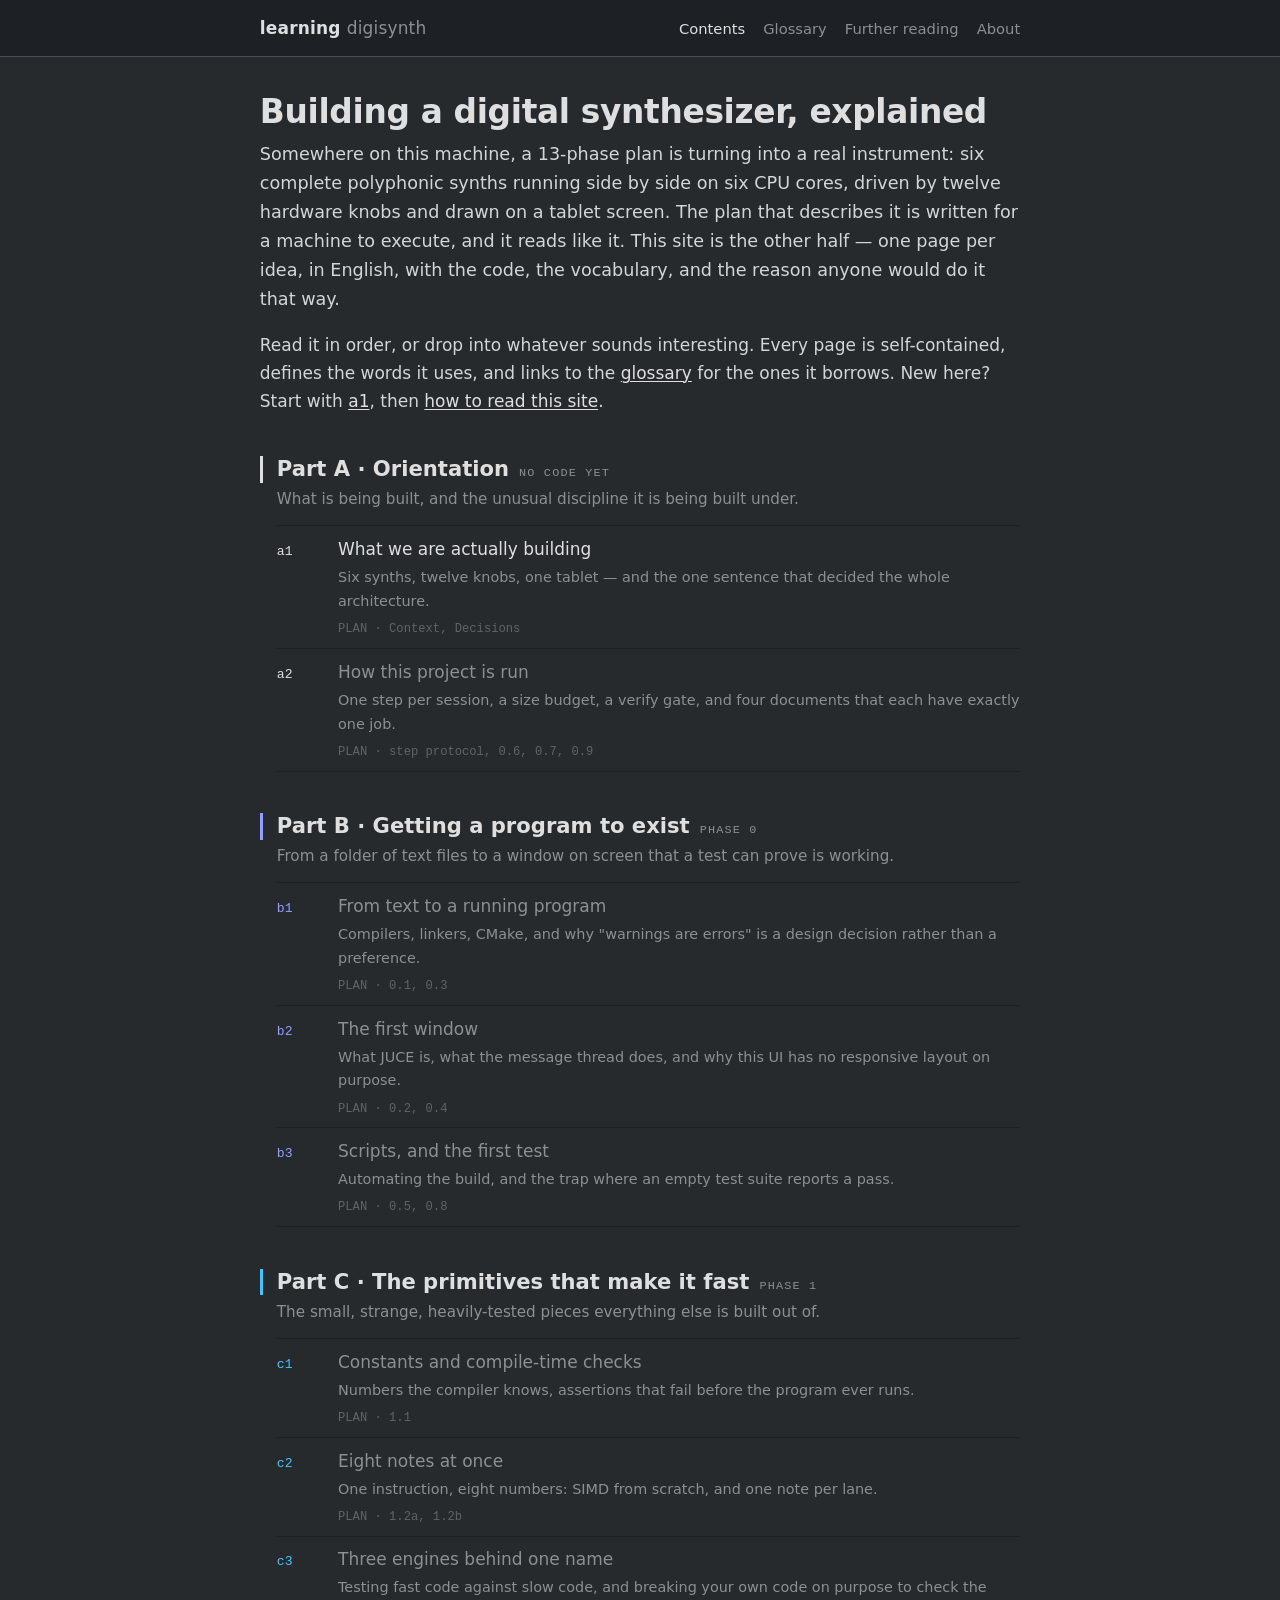
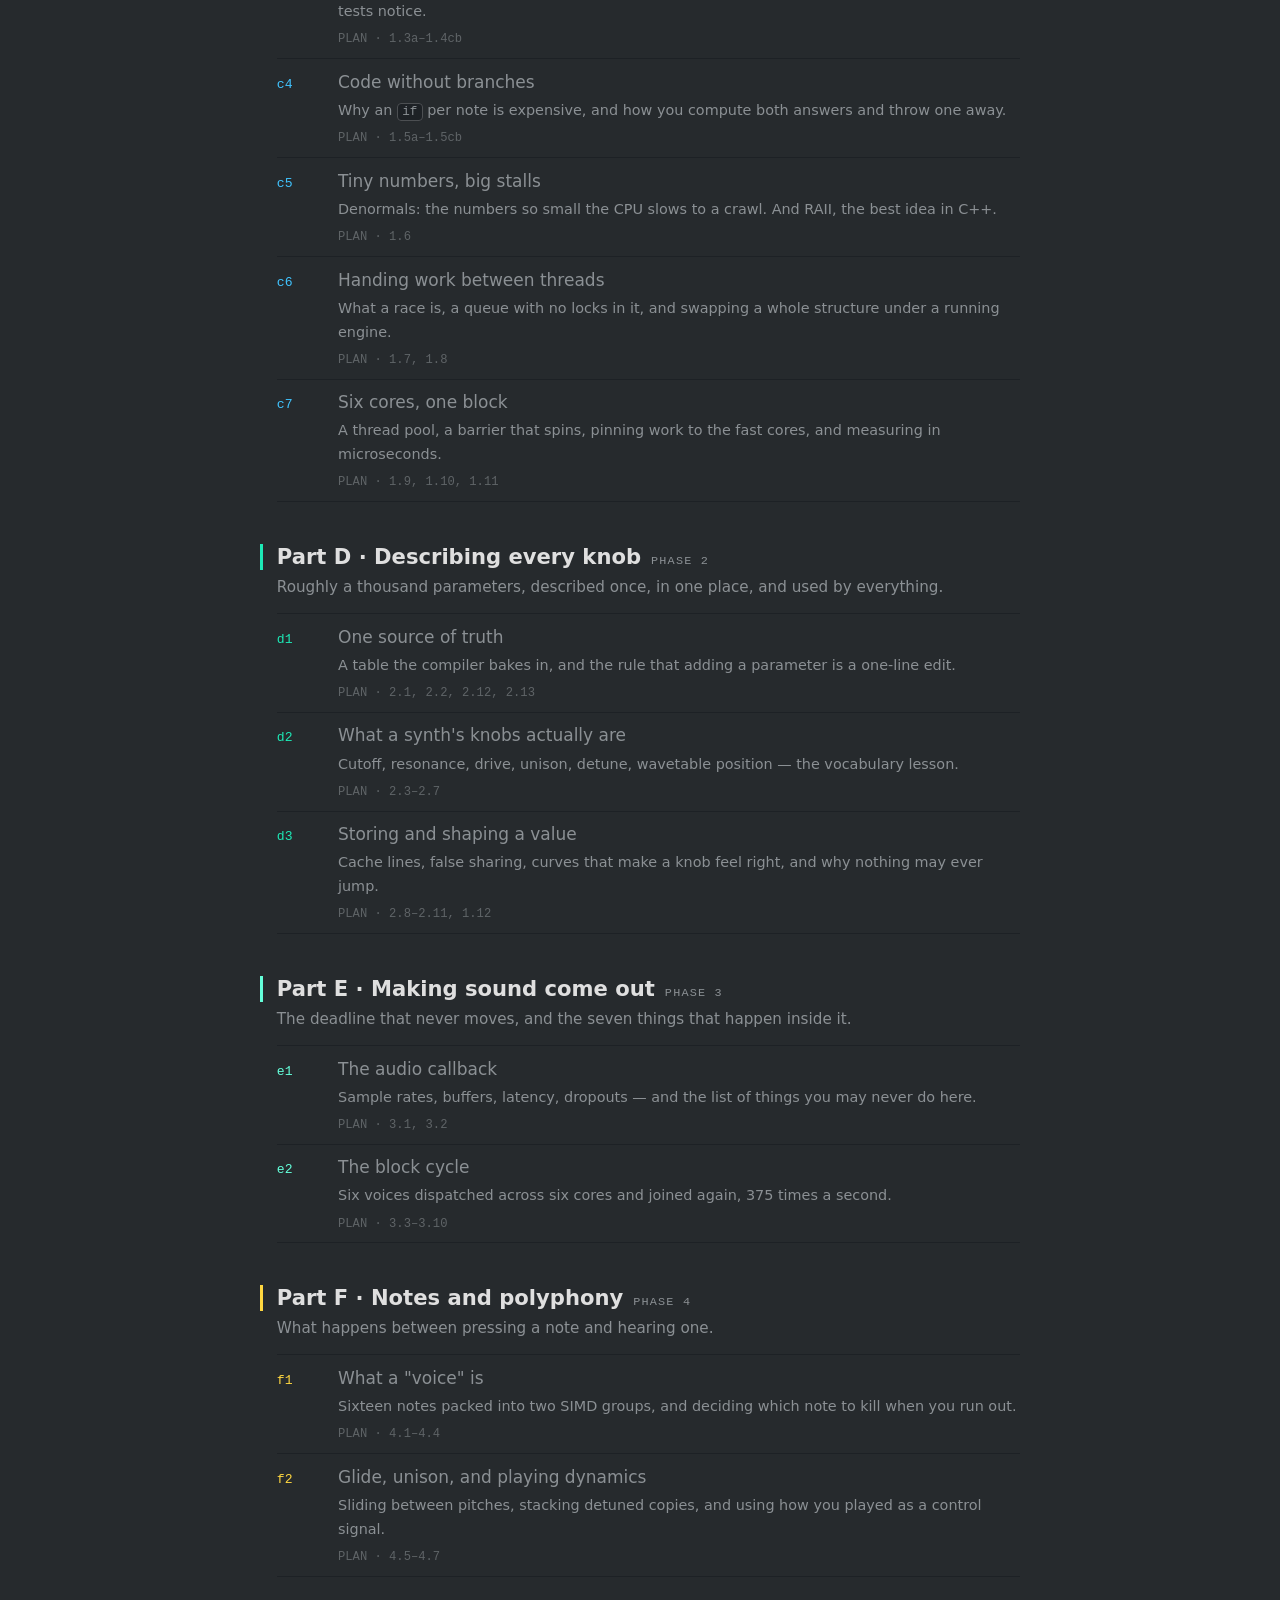
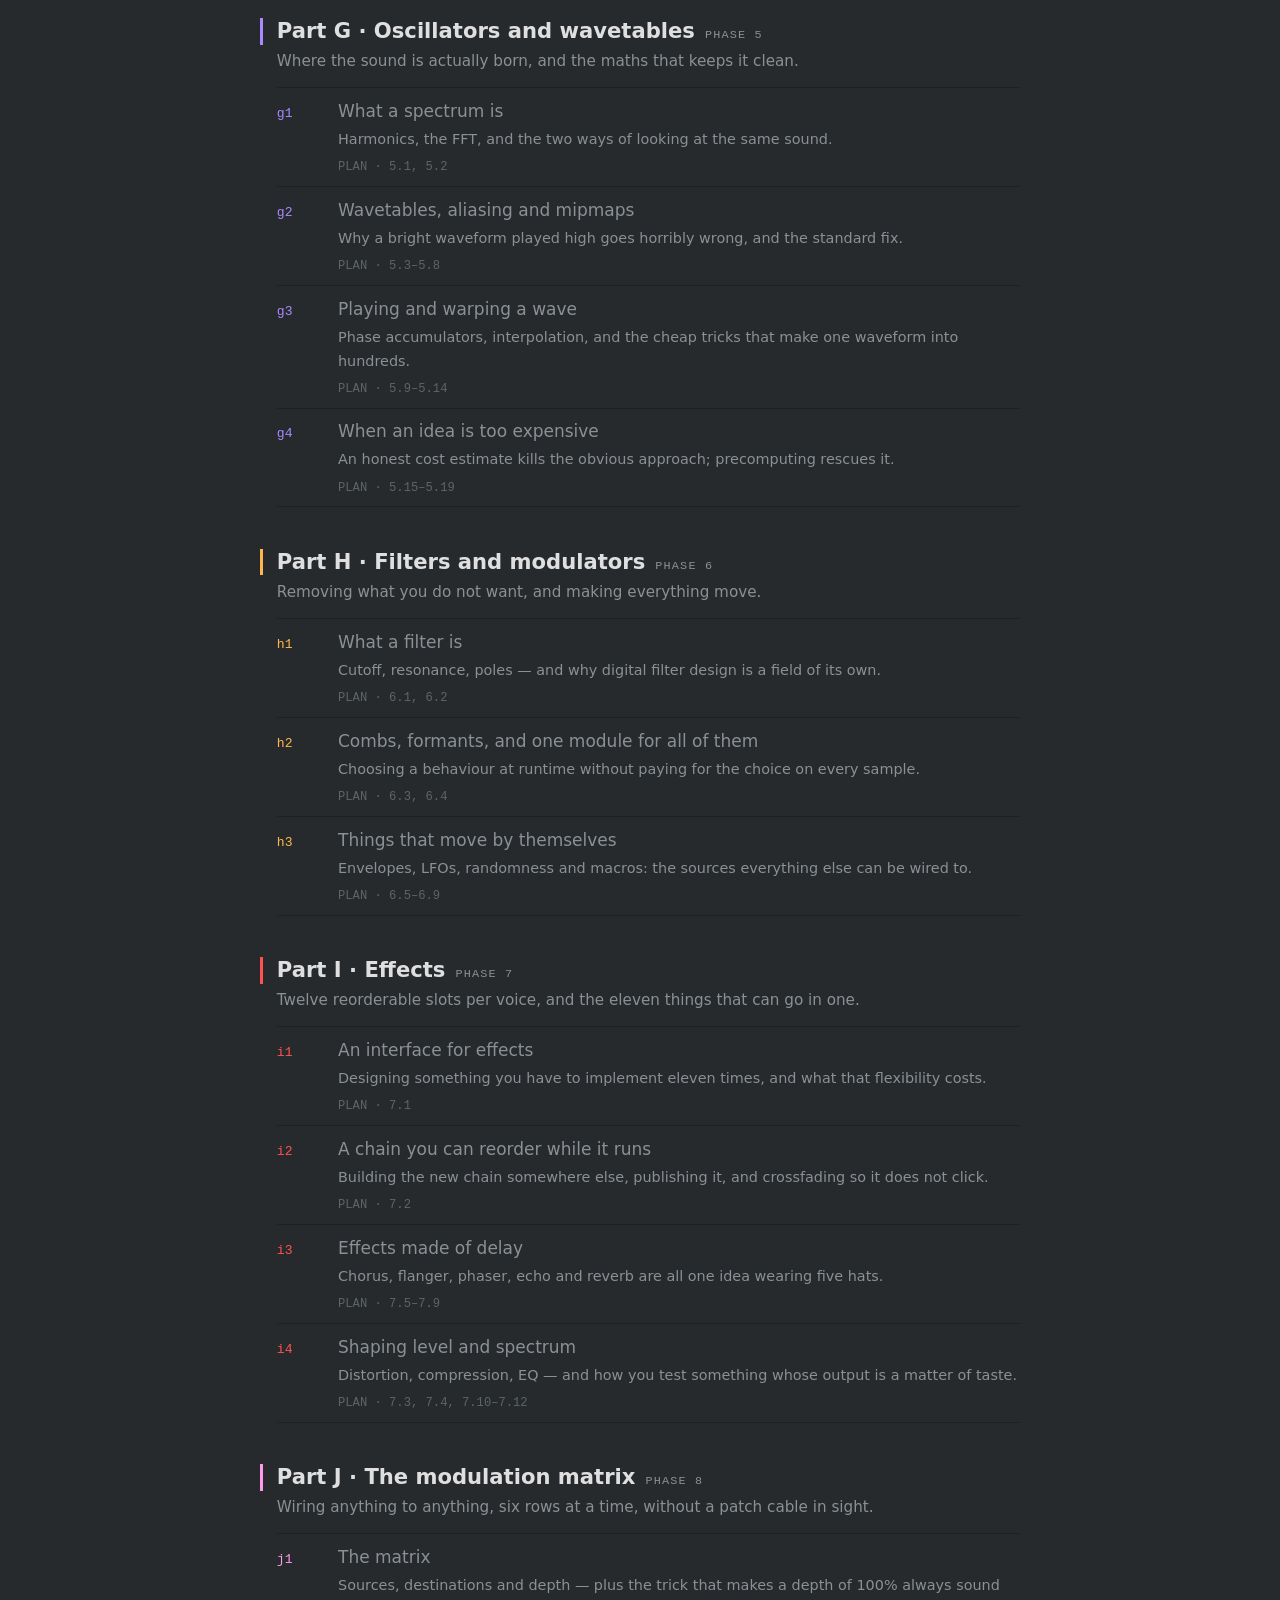
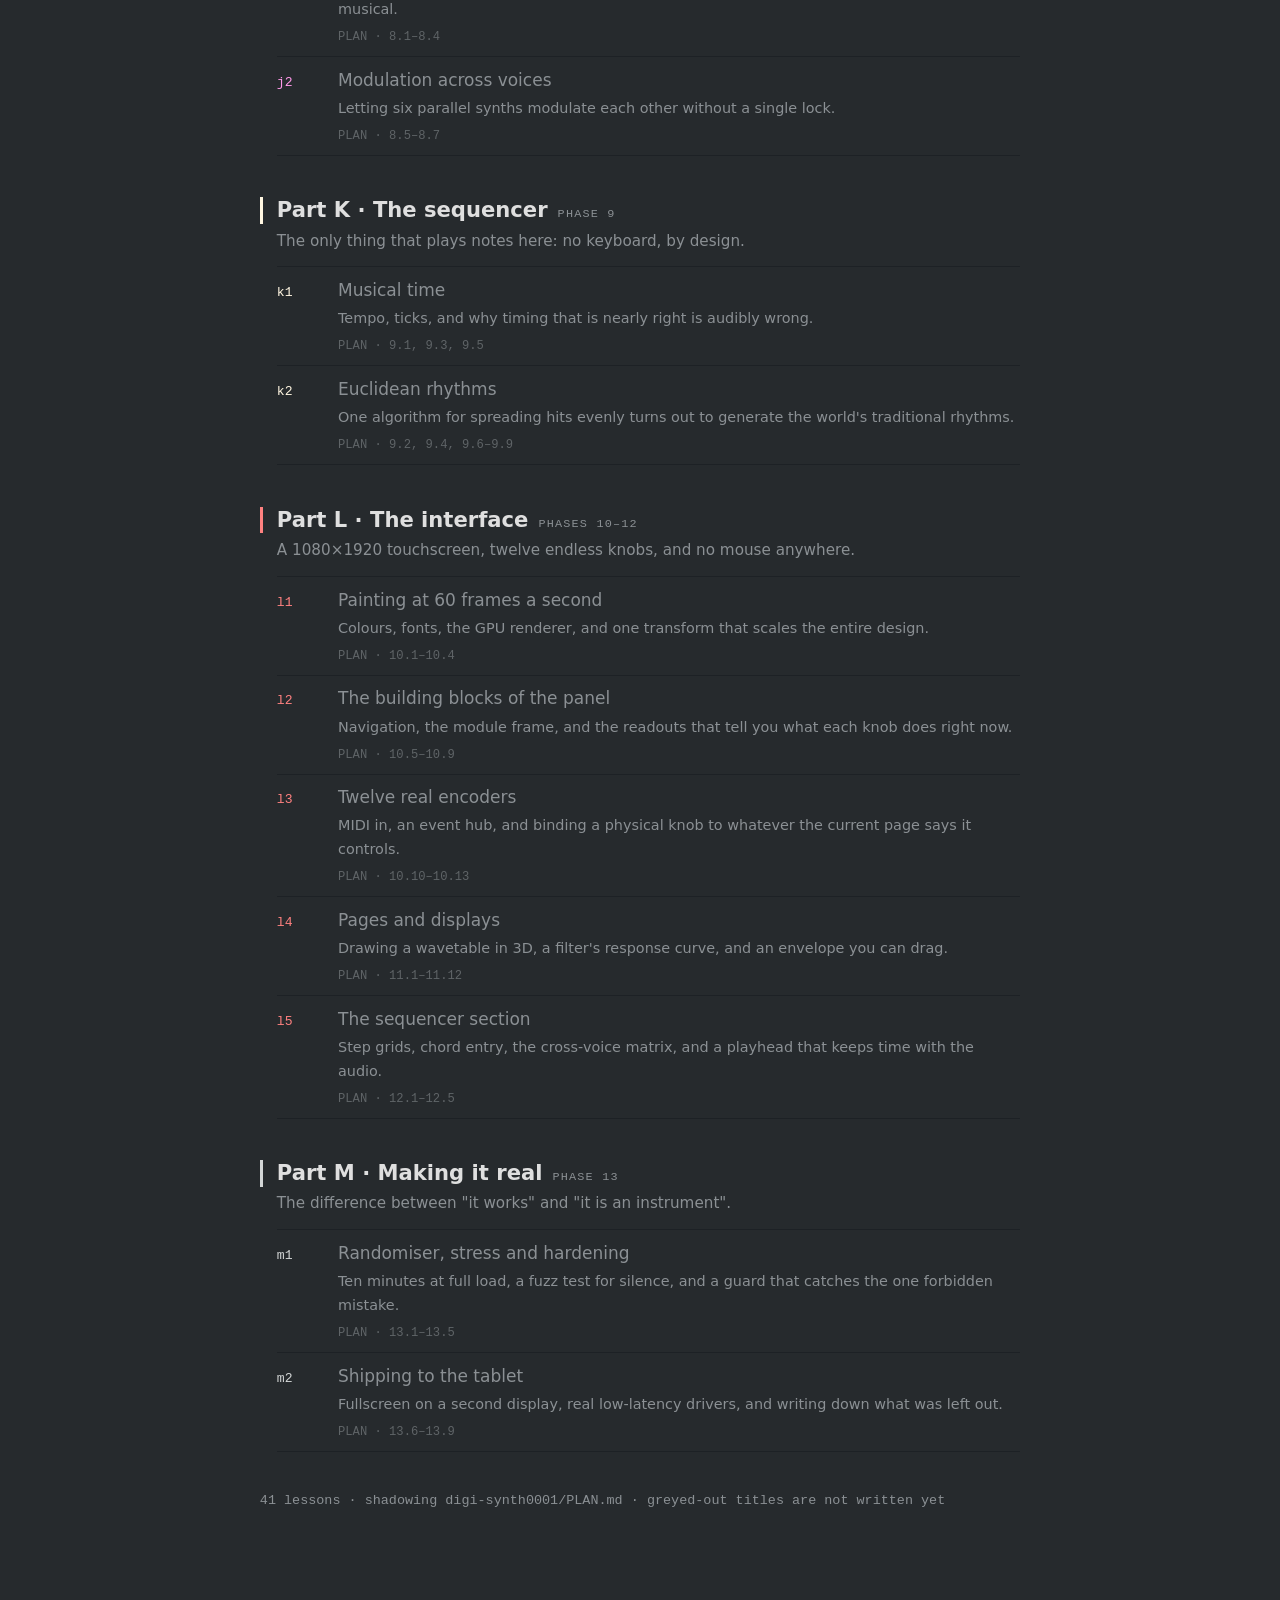
<file: index.html>
<!doctype html>
<html lang="en">
<head>
<meta charset="utf-8">
<meta name="viewport" content="width=device-width, initial-scale=1">
<title>learning digisynth — contents</title>
<link rel="stylesheet" href="assets/site.css">
</head>
<body>

<header class="topbar">
  <div class="wrap">
    <a class="brand" href="index.html">learning <span>digisynth</span></a>
    <nav>
      <a href="index.html" aria-current="page">Contents</a>
      <a href="glossary.html">Glossary</a>
      <a href="further-reading.html">Further reading</a>
      <a href="about.html">About</a>
    </nav>
  </div>
</header>

<main class="wrap">

  <h1>Building a digital synthesizer, explained</h1>

  <p class="intro">
    Somewhere on this machine, a 13-phase plan is turning into a real instrument: six
    complete polyphonic synths running side by side on six CPU cores, driven by twelve
    hardware knobs and drawn on a tablet screen. The plan that describes it is written
    for a machine to execute, and it reads like it. This site is the other half — one
    page per idea, in English, with the code, the vocabulary, and the reason anyone
    would do it that way.
  </p>

  <p>
    Read it in order, or drop into whatever sounds interesting. Every page is
    self-contained, defines the words it uses, and links to the
    <a href="glossary.html">glossary</a> for the ones it borrows.
    New here? Start with <a href="lessons/a1-what-were-building.html">a1</a>, then
    <a href="about.html">how to read this site</a>.
  </p>

  <!-- ============================== PART A ============================== -->
  <section class="part p-a">
    <h2>Part A · Orientation <span class="phase">no code yet</span></h2>
    <p class="gist">What is being built, and the unusual discipline it is being built under.</p>
    <ol class="lessons">
      <li>
        <span class="id">a1</span>
        <a class="title" href="lessons/a1-what-were-building.html">What we are actually building</a>
        <p class="gist">Six synths, twelve knobs, one tablet — and the one sentence that decided the whole architecture.</p>
        <p class="covers">PLAN · Context, Decisions</p>
      </li>
      <li class="todo">
        <span class="id">a2</span>
        <span class="title">How this project is run</span>
        <p class="gist">One step per session, a size budget, a verify gate, and four documents that each have exactly one job.</p>
        <p class="covers">PLAN · step protocol, 0.6, 0.7, 0.9</p>
      </li>
    </ol>
  </section>

  <!-- ============================== PART B ============================== -->
  <section class="part p-b">
    <h2>Part B · Getting a program to exist <span class="phase">Phase 0</span></h2>
    <p class="gist">From a folder of text files to a window on screen that a test can prove is working.</p>
    <ol class="lessons">
      <li class="todo">
        <span class="id">b1</span>
        <span class="title">From text to a running program</span>
        <p class="gist">Compilers, linkers, CMake, and why "warnings are errors" is a design decision rather than a preference.</p>
        <p class="covers">PLAN · 0.1, 0.3</p>
      </li>
      <li class="todo">
        <span class="id">b2</span>
        <span class="title">The first window</span>
        <p class="gist">What JUCE is, what the message thread does, and why this UI has no responsive layout on purpose.</p>
        <p class="covers">PLAN · 0.2, 0.4</p>
      </li>
      <li class="todo">
        <span class="id">b3</span>
        <span class="title">Scripts, and the first test</span>
        <p class="gist">Automating the build, and the trap where an empty test suite reports a pass.</p>
        <p class="covers">PLAN · 0.5, 0.8</p>
      </li>
    </ol>
  </section>

  <!-- ============================== PART C ============================== -->
  <section class="part p-c">
    <h2>Part C · The primitives that make it fast <span class="phase">Phase 1</span></h2>
    <p class="gist">The small, strange, heavily-tested pieces everything else is built out of.</p>
    <ol class="lessons">
      <li class="todo">
        <span class="id">c1</span>
        <span class="title">Constants and compile-time checks</span>
        <p class="gist">Numbers the compiler knows, assertions that fail before the program ever runs.</p>
        <p class="covers">PLAN · 1.1</p>
      </li>
      <li class="todo">
        <span class="id">c2</span>
        <span class="title">Eight notes at once</span>
        <p class="gist">One instruction, eight numbers: SIMD from scratch, and one note per lane.</p>
        <p class="covers">PLAN · 1.2a, 1.2b</p>
      </li>
      <li class="todo">
        <span class="id">c3</span>
        <span class="title">Three engines behind one name</span>
        <p class="gist">Testing fast code against slow code, and breaking your own code on purpose to check the tests notice.</p>
        <p class="covers">PLAN · 1.3a–1.4cb</p>
      </li>
      <li class="todo">
        <span class="id">c4</span>
        <span class="title">Code without branches</span>
        <p class="gist">Why an <code>if</code> per note is expensive, and how you compute both answers and throw one away.</p>
        <p class="covers">PLAN · 1.5a–1.5cb</p>
      </li>
      <li class="todo">
        <span class="id">c5</span>
        <span class="title">Tiny numbers, big stalls</span>
        <p class="gist">Denormals: the numbers so small the CPU slows to a crawl. And RAII, the best idea in C++.</p>
        <p class="covers">PLAN · 1.6</p>
      </li>
      <li class="todo">
        <span class="id">c6</span>
        <span class="title">Handing work between threads</span>
        <p class="gist">What a race is, a queue with no locks in it, and swapping a whole structure under a running engine.</p>
        <p class="covers">PLAN · 1.7, 1.8</p>
      </li>
      <li class="todo">
        <span class="id">c7</span>
        <span class="title">Six cores, one block</span>
        <p class="gist">A thread pool, a barrier that spins, pinning work to the fast cores, and measuring in microseconds.</p>
        <p class="covers">PLAN · 1.9, 1.10, 1.11</p>
      </li>
    </ol>
  </section>

  <!-- ============================== PART D ============================== -->
  <section class="part p-d">
    <h2>Part D · Describing every knob <span class="phase">Phase 2</span></h2>
    <p class="gist">Roughly a thousand parameters, described once, in one place, and used by everything.</p>
    <ol class="lessons">
      <li class="todo">
        <span class="id">d1</span>
        <span class="title">One source of truth</span>
        <p class="gist">A table the compiler bakes in, and the rule that adding a parameter is a one-line edit.</p>
        <p class="covers">PLAN · 2.1, 2.2, 2.12, 2.13</p>
      </li>
      <li class="todo">
        <span class="id">d2</span>
        <span class="title">What a synth's knobs actually are</span>
        <p class="gist">Cutoff, resonance, drive, unison, detune, wavetable position — the vocabulary lesson.</p>
        <p class="covers">PLAN · 2.3–2.7</p>
      </li>
      <li class="todo">
        <span class="id">d3</span>
        <span class="title">Storing and shaping a value</span>
        <p class="gist">Cache lines, false sharing, curves that make a knob feel right, and why nothing may ever jump.</p>
        <p class="covers">PLAN · 2.8–2.11, 1.12</p>
      </li>
    </ol>
  </section>

  <!-- ============================== PART E ============================== -->
  <section class="part p-e">
    <h2>Part E · Making sound come out <span class="phase">Phase 3</span></h2>
    <p class="gist">The deadline that never moves, and the seven things that happen inside it.</p>
    <ol class="lessons">
      <li class="todo">
        <span class="id">e1</span>
        <span class="title">The audio callback</span>
        <p class="gist">Sample rates, buffers, latency, dropouts — and the list of things you may never do here.</p>
        <p class="covers">PLAN · 3.1, 3.2</p>
      </li>
      <li class="todo">
        <span class="id">e2</span>
        <span class="title">The block cycle</span>
        <p class="gist">Six voices dispatched across six cores and joined again, 375 times a second.</p>
        <p class="covers">PLAN · 3.3–3.10</p>
      </li>
    </ol>
  </section>

  <!-- ============================== PART F ============================== -->
  <section class="part p-f">
    <h2>Part F · Notes and polyphony <span class="phase">Phase 4</span></h2>
    <p class="gist">What happens between pressing a note and hearing one.</p>
    <ol class="lessons">
      <li class="todo">
        <span class="id">f1</span>
        <span class="title">What a "voice" is</span>
        <p class="gist">Sixteen notes packed into two SIMD groups, and deciding which note to kill when you run out.</p>
        <p class="covers">PLAN · 4.1–4.4</p>
      </li>
      <li class="todo">
        <span class="id">f2</span>
        <span class="title">Glide, unison, and playing dynamics</span>
        <p class="gist">Sliding between pitches, stacking detuned copies, and using how you played as a control signal.</p>
        <p class="covers">PLAN · 4.5–4.7</p>
      </li>
    </ol>
  </section>

  <!-- ============================== PART G ============================== -->
  <section class="part p-g">
    <h2>Part G · Oscillators and wavetables <span class="phase">Phase 5</span></h2>
    <p class="gist">Where the sound is actually born, and the maths that keeps it clean.</p>
    <ol class="lessons">
      <li class="todo">
        <span class="id">g1</span>
        <span class="title">What a spectrum is</span>
        <p class="gist">Harmonics, the FFT, and the two ways of looking at the same sound.</p>
        <p class="covers">PLAN · 5.1, 5.2</p>
      </li>
      <li class="todo">
        <span class="id">g2</span>
        <span class="title">Wavetables, aliasing and mipmaps</span>
        <p class="gist">Why a bright waveform played high goes horribly wrong, and the standard fix.</p>
        <p class="covers">PLAN · 5.3–5.8</p>
      </li>
      <li class="todo">
        <span class="id">g3</span>
        <span class="title">Playing and warping a wave</span>
        <p class="gist">Phase accumulators, interpolation, and the cheap tricks that make one waveform into hundreds.</p>
        <p class="covers">PLAN · 5.9–5.14</p>
      </li>
      <li class="todo">
        <span class="id">g4</span>
        <span class="title">When an idea is too expensive</span>
        <p class="gist">An honest cost estimate kills the obvious approach; precomputing rescues it.</p>
        <p class="covers">PLAN · 5.15–5.19</p>
      </li>
    </ol>
  </section>

  <!-- ============================== PART H ============================== -->
  <section class="part p-h">
    <h2>Part H · Filters and modulators <span class="phase">Phase 6</span></h2>
    <p class="gist">Removing what you do not want, and making everything move.</p>
    <ol class="lessons">
      <li class="todo">
        <span class="id">h1</span>
        <span class="title">What a filter is</span>
        <p class="gist">Cutoff, resonance, poles — and why digital filter design is a field of its own.</p>
        <p class="covers">PLAN · 6.1, 6.2</p>
      </li>
      <li class="todo">
        <span class="id">h2</span>
        <span class="title">Combs, formants, and one module for all of them</span>
        <p class="gist">Choosing a behaviour at runtime without paying for the choice on every sample.</p>
        <p class="covers">PLAN · 6.3, 6.4</p>
      </li>
      <li class="todo">
        <span class="id">h3</span>
        <span class="title">Things that move by themselves</span>
        <p class="gist">Envelopes, LFOs, randomness and macros: the sources everything else can be wired to.</p>
        <p class="covers">PLAN · 6.5–6.9</p>
      </li>
    </ol>
  </section>

  <!-- ============================== PART I ============================== -->
  <section class="part p-i">
    <h2>Part I · Effects <span class="phase">Phase 7</span></h2>
    <p class="gist">Twelve reorderable slots per voice, and the eleven things that can go in one.</p>
    <ol class="lessons">
      <li class="todo">
        <span class="id">i1</span>
        <span class="title">An interface for effects</span>
        <p class="gist">Designing something you have to implement eleven times, and what that flexibility costs.</p>
        <p class="covers">PLAN · 7.1</p>
      </li>
      <li class="todo">
        <span class="id">i2</span>
        <span class="title">A chain you can reorder while it runs</span>
        <p class="gist">Building the new chain somewhere else, publishing it, and crossfading so it does not click.</p>
        <p class="covers">PLAN · 7.2</p>
      </li>
      <li class="todo">
        <span class="id">i3</span>
        <span class="title">Effects made of delay</span>
        <p class="gist">Chorus, flanger, phaser, echo and reverb are all one idea wearing five hats.</p>
        <p class="covers">PLAN · 7.5–7.9</p>
      </li>
      <li class="todo">
        <span class="id">i4</span>
        <span class="title">Shaping level and spectrum</span>
        <p class="gist">Distortion, compression, EQ — and how you test something whose output is a matter of taste.</p>
        <p class="covers">PLAN · 7.3, 7.4, 7.10–7.12</p>
      </li>
    </ol>
  </section>

  <!-- ============================== PART J ============================== -->
  <section class="part p-j">
    <h2>Part J · The modulation matrix <span class="phase">Phase 8</span></h2>
    <p class="gist">Wiring anything to anything, six rows at a time, without a patch cable in sight.</p>
    <ol class="lessons">
      <li class="todo">
        <span class="id">j1</span>
        <span class="title">The matrix</span>
        <p class="gist">Sources, destinations and depth — plus the trick that makes a depth of 100% always sound musical.</p>
        <p class="covers">PLAN · 8.1–8.4</p>
      </li>
      <li class="todo">
        <span class="id">j2</span>
        <span class="title">Modulation across voices</span>
        <p class="gist">Letting six parallel synths modulate each other without a single lock.</p>
        <p class="covers">PLAN · 8.5–8.7</p>
      </li>
    </ol>
  </section>

  <!-- ============================== PART K ============================== -->
  <section class="part p-k">
    <h2>Part K · The sequencer <span class="phase">Phase 9</span></h2>
    <p class="gist">The only thing that plays notes here: no keyboard, by design.</p>
    <ol class="lessons">
      <li class="todo">
        <span class="id">k1</span>
        <span class="title">Musical time</span>
        <p class="gist">Tempo, ticks, and why timing that is nearly right is audibly wrong.</p>
        <p class="covers">PLAN · 9.1, 9.3, 9.5</p>
      </li>
      <li class="todo">
        <span class="id">k2</span>
        <span class="title">Euclidean rhythms</span>
        <p class="gist">One algorithm for spreading hits evenly turns out to generate the world's traditional rhythms.</p>
        <p class="covers">PLAN · 9.2, 9.4, 9.6–9.9</p>
      </li>
    </ol>
  </section>

  <!-- ============================== PART L ============================== -->
  <section class="part p-l">
    <h2>Part L · The interface <span class="phase">Phases 10–12</span></h2>
    <p class="gist">A 1080×1920 touchscreen, twelve endless knobs, and no mouse anywhere.</p>
    <ol class="lessons">
      <li class="todo">
        <span class="id">l1</span>
        <span class="title">Painting at 60 frames a second</span>
        <p class="gist">Colours, fonts, the GPU renderer, and one transform that scales the entire design.</p>
        <p class="covers">PLAN · 10.1–10.4</p>
      </li>
      <li class="todo">
        <span class="id">l2</span>
        <span class="title">The building blocks of the panel</span>
        <p class="gist">Navigation, the module frame, and the readouts that tell you what each knob does right now.</p>
        <p class="covers">PLAN · 10.5–10.9</p>
      </li>
      <li class="todo">
        <span class="id">l3</span>
        <span class="title">Twelve real encoders</span>
        <p class="gist">MIDI in, an event hub, and binding a physical knob to whatever the current page says it controls.</p>
        <p class="covers">PLAN · 10.10–10.13</p>
      </li>
      <li class="todo">
        <span class="id">l4</span>
        <span class="title">Pages and displays</span>
        <p class="gist">Drawing a wavetable in 3D, a filter's response curve, and an envelope you can drag.</p>
        <p class="covers">PLAN · 11.1–11.12</p>
      </li>
      <li class="todo">
        <span class="id">l5</span>
        <span class="title">The sequencer section</span>
        <p class="gist">Step grids, chord entry, the cross-voice matrix, and a playhead that keeps time with the audio.</p>
        <p class="covers">PLAN · 12.1–12.5</p>
      </li>
    </ol>
  </section>

  <!-- ============================== PART M ============================== -->
  <section class="part p-m">
    <h2>Part M · Making it real <span class="phase">Phase 13</span></h2>
    <p class="gist">The difference between "it works" and "it is an instrument".</p>
    <ol class="lessons">
      <li class="todo">
        <span class="id">m1</span>
        <span class="title">Randomiser, stress and hardening</span>
        <p class="gist">Ten minutes at full load, a fuzz test for silence, and a guard that catches the one forbidden mistake.</p>
        <p class="covers">PLAN · 13.1–13.5</p>
      </li>
      <li class="todo">
        <span class="id">m2</span>
        <span class="title">Shipping to the tablet</span>
        <p class="gist">Fullscreen on a second display, real low-latency drivers, and writing down what was left out.</p>
        <p class="covers">PLAN · 13.6–13.9</p>
      </li>
    </ol>
  </section>

  <footer class="plan-link">
    41 lessons · shadowing digi-synth0001/PLAN.md · greyed-out titles are not written yet
  </footer>

</main>
</body>
</html>
</file>
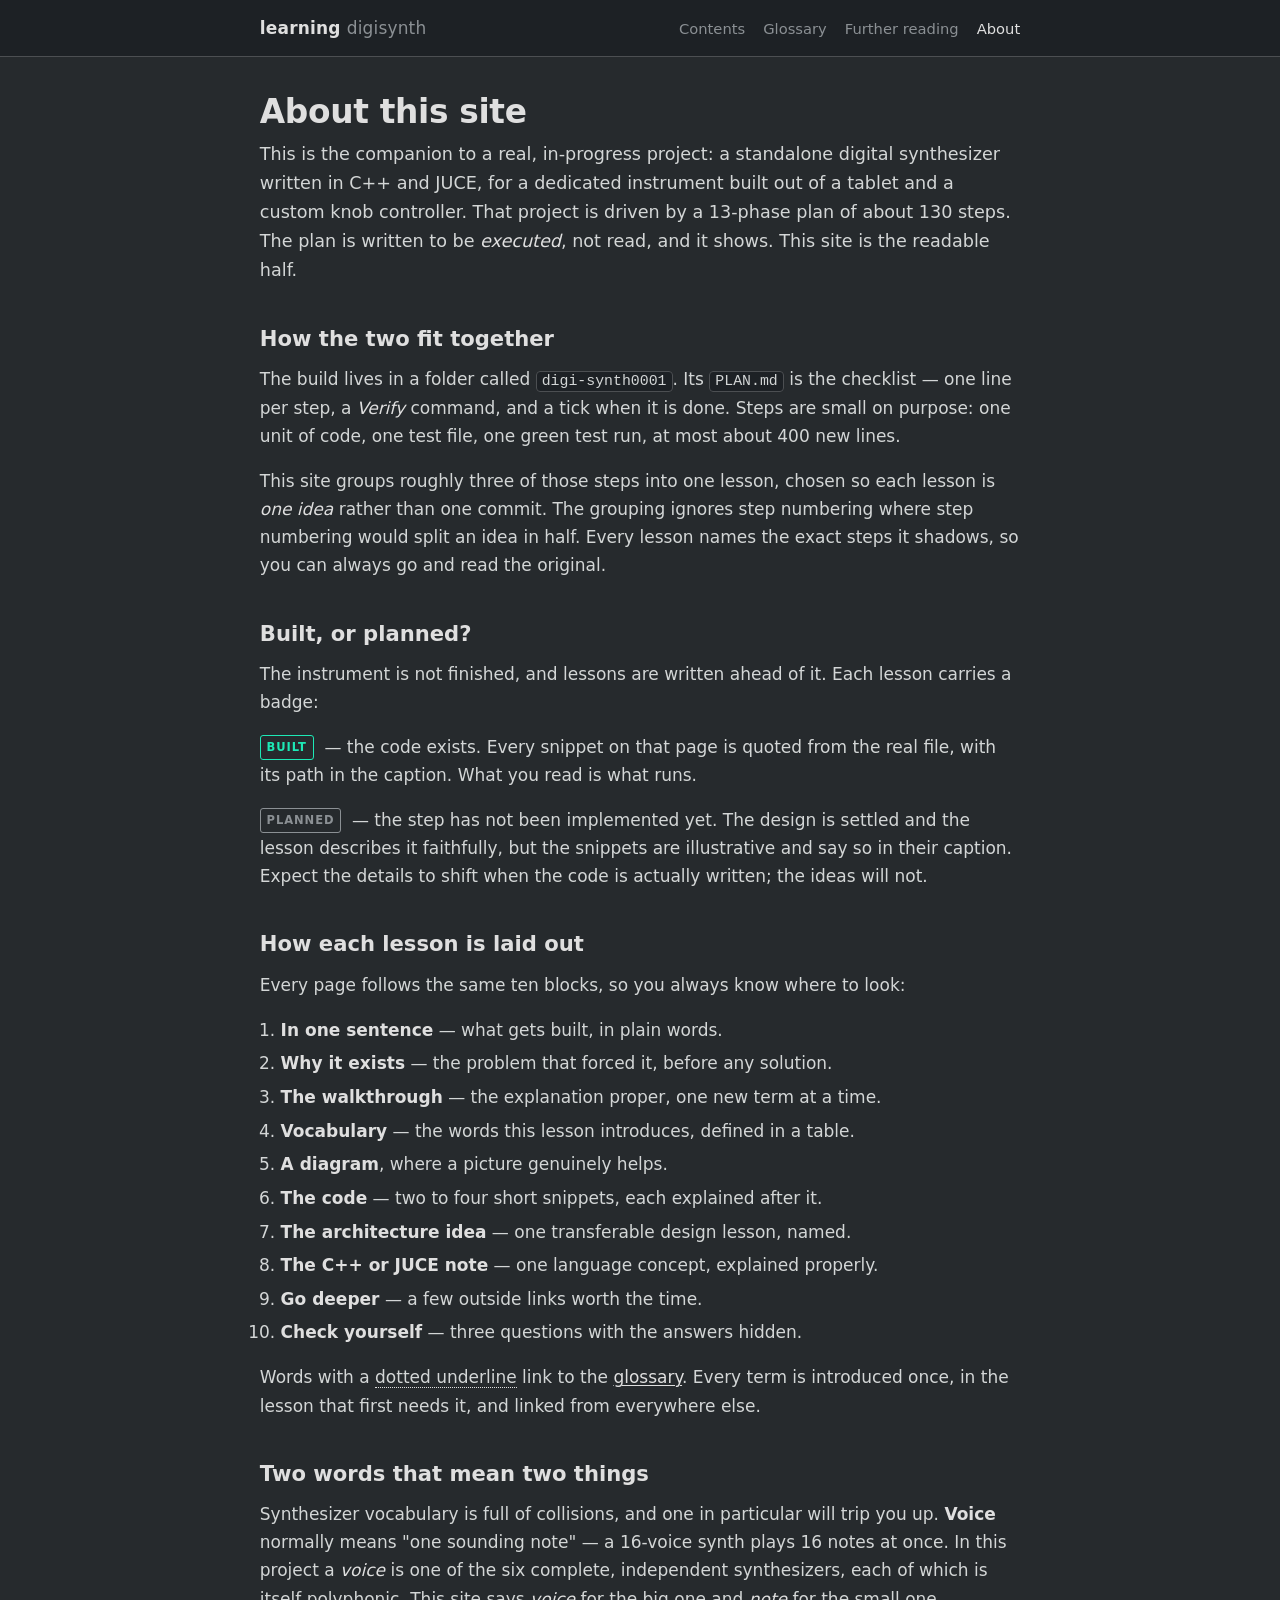
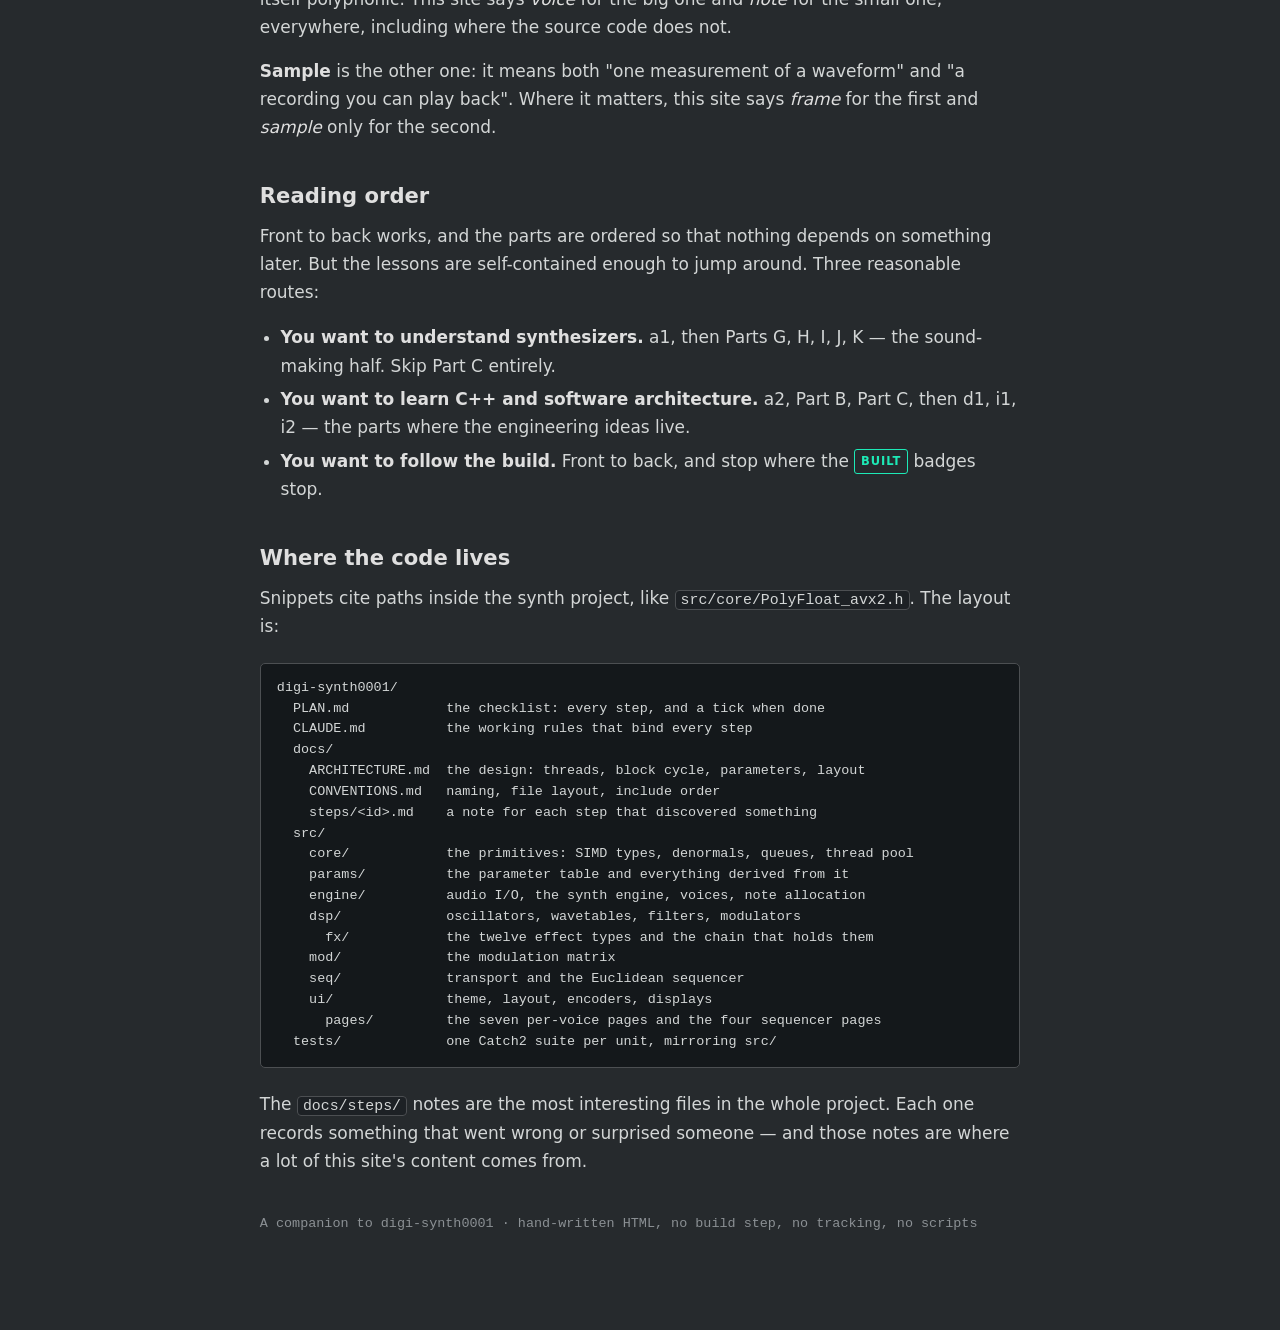
<file: about.html>
<!doctype html>
<html lang="en">
<head>
<meta charset="utf-8">
<meta name="viewport" content="width=device-width, initial-scale=1">
<title>About this site — learning digisynth</title>
<link rel="stylesheet" href="assets/site.css">
</head>
<body class="p-a">

<header class="topbar">
  <div class="wrap">
    <a class="brand" href="index.html">learning <span>digisynth</span></a>
    <nav>
      <a href="index.html">Contents</a>
      <a href="glossary.html">Glossary</a>
      <a href="further-reading.html">Further reading</a>
      <a href="about.html" aria-current="page">About</a>
    </nav>
  </div>
</header>

<main class="wrap">

  <h1>About this site</h1>

  <p class="intro">
    This is the companion to a real, in-progress project: a standalone digital synthesizer written
    in C++ and JUCE, for a dedicated instrument built out of a tablet and a custom knob controller.
    That project is driven by a 13-phase plan of about 130 steps. The plan is written to be
    <em>executed</em>, not read, and it shows. This site is the readable half.
  </p>

  <h2>How the two fit together</h2>

  <p>
    The build lives in a folder called <code>digi-synth0001</code>. Its <code>PLAN.md</code> is the
    checklist — one line per step, a <em>Verify</em> command, and a tick when it is done. Steps are
    small on purpose: one unit of code, one test file, one green test run, at most about 400 new
    lines.
  </p>

  <p>
    This site groups roughly three of those steps into one lesson, chosen so each lesson is
    <em>one idea</em> rather than one commit. The grouping ignores step numbering where step
    numbering would split an idea in half. Every lesson names the exact steps it shadows, so you
    can always go and read the original.
  </p>

  <h2>Built, or planned?</h2>

  <p>
    The instrument is not finished, and lessons are written ahead of it. Each lesson carries a badge:
  </p>

  <p>
    <span class="badge status-built">Built</span> &nbsp;— the code exists. Every snippet on that page
    is quoted from the real file, with its path in the caption. What you read is what runs.
  </p>

  <p>
    <span class="badge status-planned">Planned</span> &nbsp;— the step has not been implemented yet.
    The design is settled and the lesson describes it faithfully, but the snippets are illustrative
    and say so in their caption. Expect the details to shift when the code is actually written;
    the ideas will not.
  </p>

  <h2>How each lesson is laid out</h2>

  <p>Every page follows the same ten blocks, so you always know where to look:</p>

  <ol>
    <li><strong>In one sentence</strong> — what gets built, in plain words.</li>
    <li><strong>Why it exists</strong> — the problem that forced it, before any solution.</li>
    <li><strong>The walkthrough</strong> — the explanation proper, one new term at a time.</li>
    <li><strong>Vocabulary</strong> — the words this lesson introduces, defined in a table.</li>
    <li><strong>A diagram</strong>, where a picture genuinely helps.</li>
    <li><strong>The code</strong> — two to four short snippets, each explained after it.</li>
    <li><strong>The architecture idea</strong> — one transferable design lesson, named.</li>
    <li><strong>The C++ or JUCE note</strong> — one language concept, explained properly.</li>
    <li><strong>Go deeper</strong> — a few outside links worth the time.</li>
    <li><strong>Check yourself</strong> — three questions with the answers hidden.</li>
  </ol>

  <p>
    Words with a <a class="jargon" href="glossary.html#simd">dotted underline</a> link to the
    <a href="glossary.html">glossary</a>. Every term is introduced once, in the lesson that first
    needs it, and linked from everywhere else.
  </p>

  <h2>Two words that mean two things</h2>

  <p>
    Synthesizer vocabulary is full of collisions, and one in particular will trip you up.
    <strong>Voice</strong> normally means "one sounding note" — a 16-voice synth plays 16 notes at
    once. In this project a <em>voice</em> is one of the six complete, independent synthesizers, each
    of which is itself polyphonic. This site says <em>voice</em> for the big one and <em>note</em>
    for the small one, everywhere, including where the source code does not.
  </p>

  <p>
    <strong>Sample</strong> is the other one: it means both "one measurement of a waveform" and
    "a recording you can play back". Where it matters, this site says <em>frame</em> for the first
    and <em>sample</em> only for the second.
  </p>

  <h2>Reading order</h2>

  <p>
    Front to back works, and the parts are ordered so that nothing depends on something later. But
    the lessons are self-contained enough to jump around. Three reasonable routes:
  </p>

  <ul>
    <li><strong>You want to understand synthesizers.</strong> a1, then Parts G, H, I, J, K — the
      sound-making half. Skip Part C entirely.</li>
    <li><strong>You want to learn C++ and software architecture.</strong> a2, Part B, Part C, then
      d1, i1, i2 — the parts where the engineering ideas live.</li>
    <li><strong>You want to follow the build.</strong> Front to back, and stop where the
      <span class="badge status-built">Built</span> badges stop.</li>
  </ul>

  <h2>Where the code lives</h2>

  <p>
    Snippets cite paths inside the synth project, like <code>src/core/PolyFloat_avx2.h</code>.
    The layout is:
  </p>

  <pre><code>digi-synth0001/
  PLAN.md            the checklist: every step, and a tick when done
  CLAUDE.md          the working rules that bind every step
  docs/
    ARCHITECTURE.md  the design: threads, block cycle, parameters, layout
    CONVENTIONS.md   naming, file layout, include order
    steps/&lt;id&gt;.md    a note for each step that discovered something
  src/
    core/            the primitives: SIMD types, denormals, queues, thread pool
    params/          the parameter table and everything derived from it
    engine/          audio I/O, the synth engine, voices, note allocation
    dsp/             oscillators, wavetables, filters, modulators
      fx/            the twelve effect types and the chain that holds them
    mod/             the modulation matrix
    seq/             transport and the Euclidean sequencer
    ui/              theme, layout, encoders, displays
      pages/         the seven per-voice pages and the four sequencer pages
  tests/             one Catch2 suite per unit, mirroring src/</code></pre>

  <p>
    The <code>docs/steps/</code> notes are the most interesting files in the whole project. Each one
    records something that went wrong or surprised someone — and those notes are where a lot of this
    site's content comes from.
  </p>

  <footer class="plan-link">
    A companion to digi-synth0001 · hand-written HTML, no build step, no tracking, no scripts
  </footer>

</main>
</body>
</html>
</file>
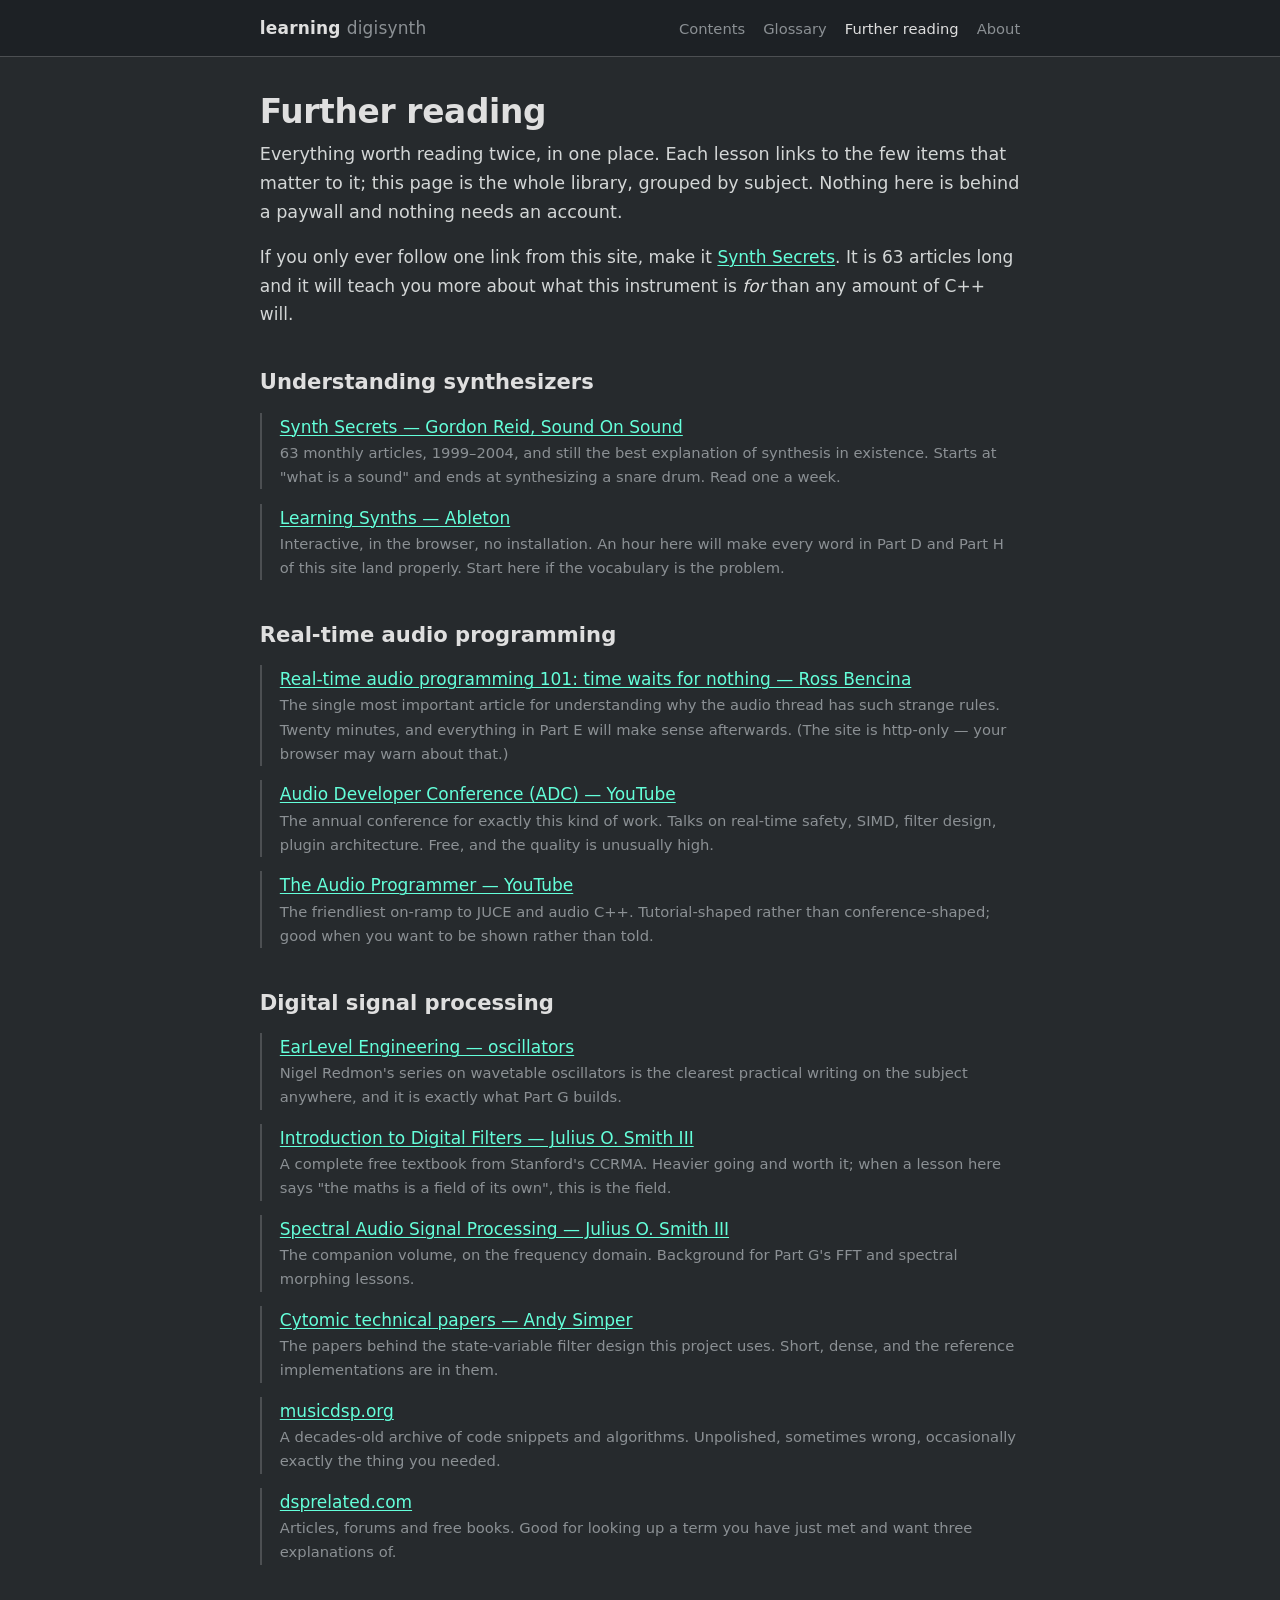
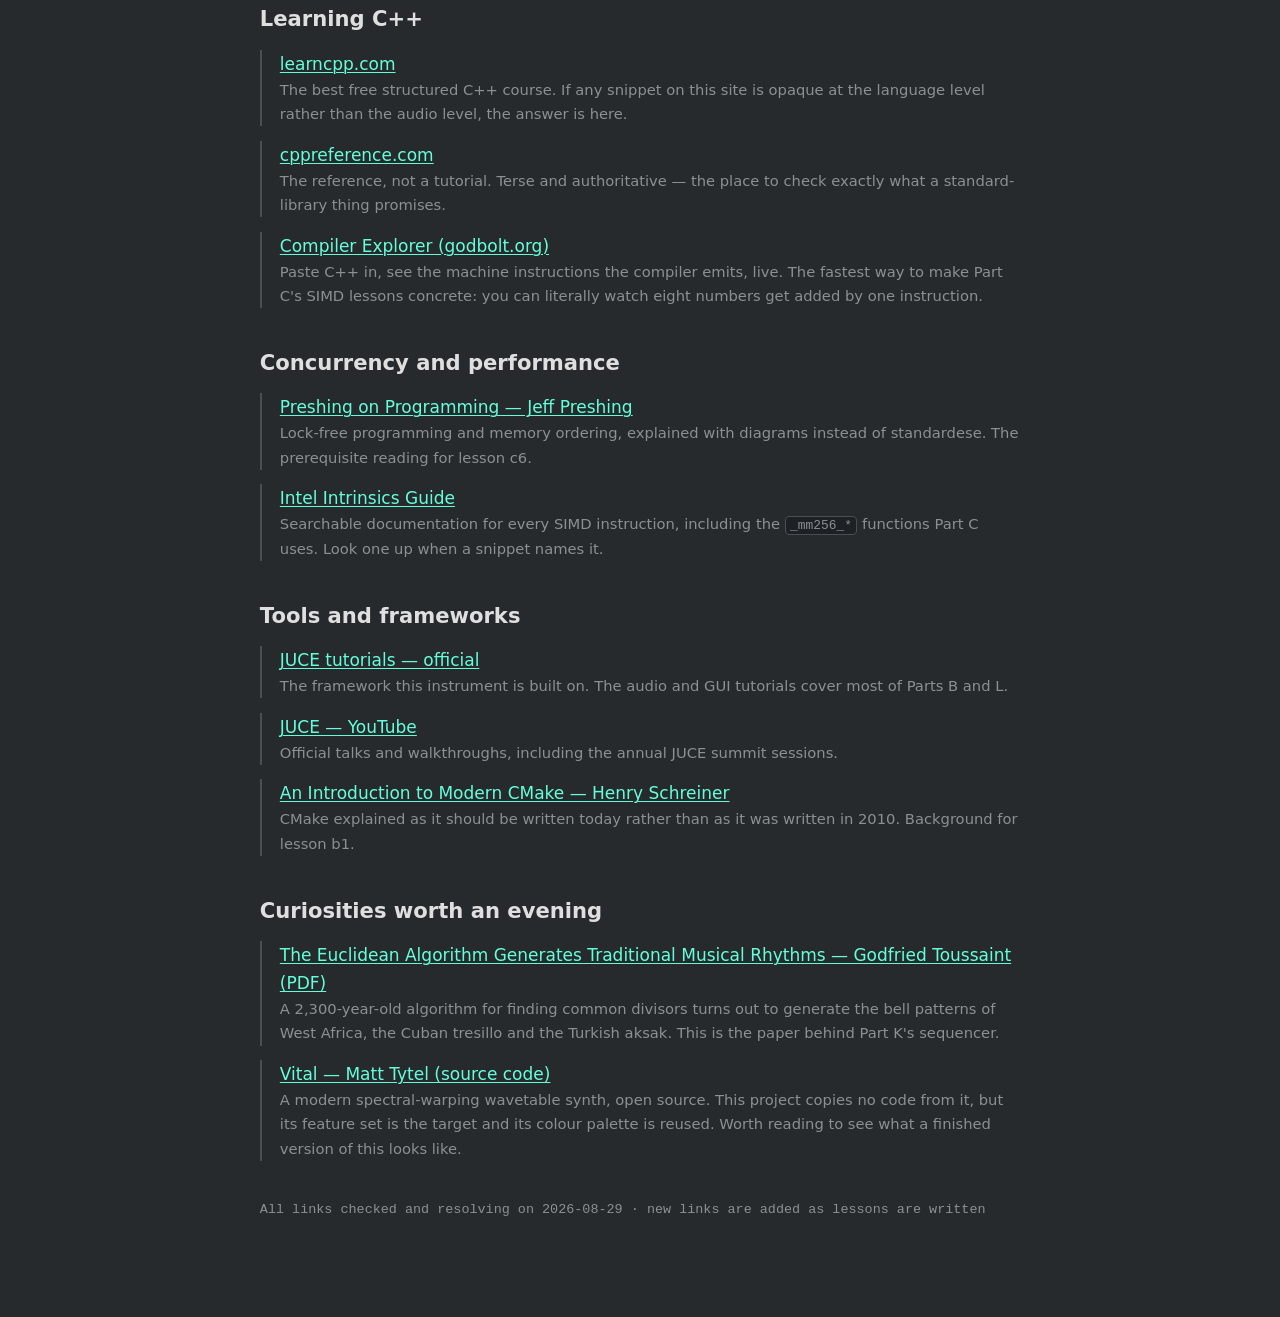
<file: further-reading.html>
<!doctype html>
<html lang="en">
<head>
<meta charset="utf-8">
<meta name="viewport" content="width=device-width, initial-scale=1">
<title>Further reading — learning digisynth</title>
<link rel="stylesheet" href="assets/site.css">
</head>
<body class="p-e">

<header class="topbar">
  <div class="wrap">
    <a class="brand" href="index.html">learning <span>digisynth</span></a>
    <nav>
      <a href="index.html">Contents</a>
      <a href="glossary.html">Glossary</a>
      <a href="further-reading.html" aria-current="page">Further reading</a>
      <a href="about.html">About</a>
    </nav>
  </div>
</header>

<main class="wrap">

  <h1>Further reading</h1>

  <p class="intro">
    Everything worth reading twice, in one place. Each lesson links to the few items that matter to
    it; this page is the whole library, grouped by subject. Nothing here is behind a paywall and
    nothing needs an account.
  </p>

  <p>
    If you only ever follow one link from this site, make it
    <a href="https://www.soundonsound.com/series/synth-secrets-sound-sound">Synth Secrets</a>.
    It is 63 articles long and it will teach you more about what this instrument is <em>for</em>
    than any amount of C++ will.
  </p>

  <h2>Understanding synthesizers</h2>
  <ul class="deeper">
    <li><a href="https://www.soundonsound.com/series/synth-secrets-sound-sound">Synth Secrets — Gordon Reid, Sound On Sound</a>
      <span class="why">63 monthly articles, 1999–2004, and still the best explanation of synthesis
      in existence. Starts at "what is a sound" and ends at synthesizing a snare drum. Read one a week.</span></li>
    <li><a href="https://learningsynths.ableton.com/">Learning Synths — Ableton</a>
      <span class="why">Interactive, in the browser, no installation. An hour here will make every
      word in Part D and Part H of this site land properly. Start here if the vocabulary is the problem.</span></li>
  </ul>

  <h2>Real-time audio programming</h2>
  <ul class="deeper">
    <li><a href="http://www.rossbencina.com/code/real-time-audio-programming-101-time-waits-for-nothing">Real-time audio programming 101: time waits for nothing — Ross Bencina</a>
      <span class="why">The single most important article for understanding why the audio thread has
      such strange rules. Twenty minutes, and everything in Part E will make sense afterwards.
      (The site is http-only — your browser may warn about that.)</span></li>
    <li><a href="https://www.youtube.com/@audiodevcon">Audio Developer Conference (ADC) — YouTube</a>
      <span class="why">The annual conference for exactly this kind of work. Talks on real-time
      safety, SIMD, filter design, plugin architecture. Free, and the quality is unusually high.</span></li>
    <li><a href="https://www.youtube.com/@TheAudioProgrammer">The Audio Programmer — YouTube</a>
      <span class="why">The friendliest on-ramp to JUCE and audio C++. Tutorial-shaped rather than
      conference-shaped; good when you want to be shown rather than told.</span></li>
  </ul>

  <h2>Digital signal processing</h2>
  <ul class="deeper">
    <li><a href="https://www.earlevel.com/main/category/digital-audio/oscillators/">EarLevel Engineering — oscillators</a>
      <span class="why">Nigel Redmon's series on wavetable oscillators is the clearest practical
      writing on the subject anywhere, and it is exactly what Part G builds.</span></li>
    <li><a href="https://ccrma.stanford.edu/~jos/filters/">Introduction to Digital Filters — Julius O. Smith III</a>
      <span class="why">A complete free textbook from Stanford's CCRMA. Heavier going and worth it;
      when a lesson here says "the maths is a field of its own", this is the field.</span></li>
    <li><a href="https://ccrma.stanford.edu/~jos/sasp/">Spectral Audio Signal Processing — Julius O. Smith III</a>
      <span class="why">The companion volume, on the frequency domain. Background for Part G's FFT
      and spectral morphing lessons.</span></li>
    <li><a href="https://cytomic.com/technical-papers/">Cytomic technical papers — Andy Simper</a>
      <span class="why">The papers behind the state-variable filter design this project uses.
      Short, dense, and the reference implementations are in them.</span></li>
    <li><a href="https://www.musicdsp.org/">musicdsp.org</a>
      <span class="why">A decades-old archive of code snippets and algorithms. Unpolished, sometimes
      wrong, occasionally exactly the thing you needed.</span></li>
    <li><a href="https://www.dsprelated.com/">dsprelated.com</a>
      <span class="why">Articles, forums and free books. Good for looking up a term you have just
      met and want three explanations of.</span></li>
  </ul>

  <h2>Learning C++</h2>
  <ul class="deeper">
    <li><a href="https://www.learncpp.com/">learncpp.com</a>
      <span class="why">The best free structured C++ course. If any snippet on this site is opaque
      at the language level rather than the audio level, the answer is here.</span></li>
    <li><a href="https://en.cppreference.com/w/">cppreference.com</a>
      <span class="why">The reference, not a tutorial. Terse and authoritative — the place to check
      exactly what a standard-library thing promises.</span></li>
    <li><a href="https://godbolt.org/">Compiler Explorer (godbolt.org)</a>
      <span class="why">Paste C++ in, see the machine instructions the compiler emits, live. The
      fastest way to make Part C's SIMD lessons concrete: you can literally watch eight numbers get
      added by one instruction.</span></li>
  </ul>

  <h2>Concurrency and performance</h2>
  <ul class="deeper">
    <li><a href="https://preshing.com/">Preshing on Programming — Jeff Preshing</a>
      <span class="why">Lock-free programming and memory ordering, explained with diagrams instead
      of standardese. The prerequisite reading for lesson c6.</span></li>
    <li><a href="https://www.intel.com/content/www/us/en/docs/intrinsics-guide/index.html">Intel Intrinsics Guide</a>
      <span class="why">Searchable documentation for every SIMD instruction, including the
      <code>_mm256_*</code> functions Part C uses. Look one up when a snippet names it.</span></li>
  </ul>

  <h2>Tools and frameworks</h2>
  <ul class="deeper">
    <li><a href="https://juce.com/learn/tutorials/">JUCE tutorials — official</a>
      <span class="why">The framework this instrument is built on. The audio and GUI tutorials cover
      most of Parts B and L.</span></li>
    <li><a href="https://www.youtube.com/@JUCElibrary">JUCE — YouTube</a>
      <span class="why">Official talks and walkthroughs, including the annual JUCE summit sessions.</span></li>
    <li><a href="https://cliutils.gitlab.io/modern-cmake/">An Introduction to Modern CMake — Henry Schreiner</a>
      <span class="why">CMake explained as it should be written today rather than as it was written
      in 2010. Background for lesson b1.</span></li>
  </ul>

  <h2>Curiosities worth an evening</h2>
  <ul class="deeper">
    <li><a href="http://cgm.cs.mcgill.ca/~godfried/publications/banff.pdf">The Euclidean Algorithm Generates Traditional Musical Rhythms — Godfried Toussaint (PDF)</a>
      <span class="why">A 2,300-year-old algorithm for finding common divisors turns out to generate
      the bell patterns of West Africa, the Cuban tresillo and the Turkish aksak. This is the paper
      behind Part K's sequencer.</span></li>
    <li><a href="https://github.com/mtytel/vital">Vital — Matt Tytel (source code)</a>
      <span class="why">A modern spectral-warping wavetable synth, open source. This project copies
      no code from it, but its feature set is the target and its colour palette is reused. Worth
      reading to see what a finished version of this looks like.</span></li>
  </ul>

  <footer class="plan-link">
    All links checked and resolving on 2026-08-29 · new links are added as lessons are written
  </footer>

</main>
</body>
</html>
</file>
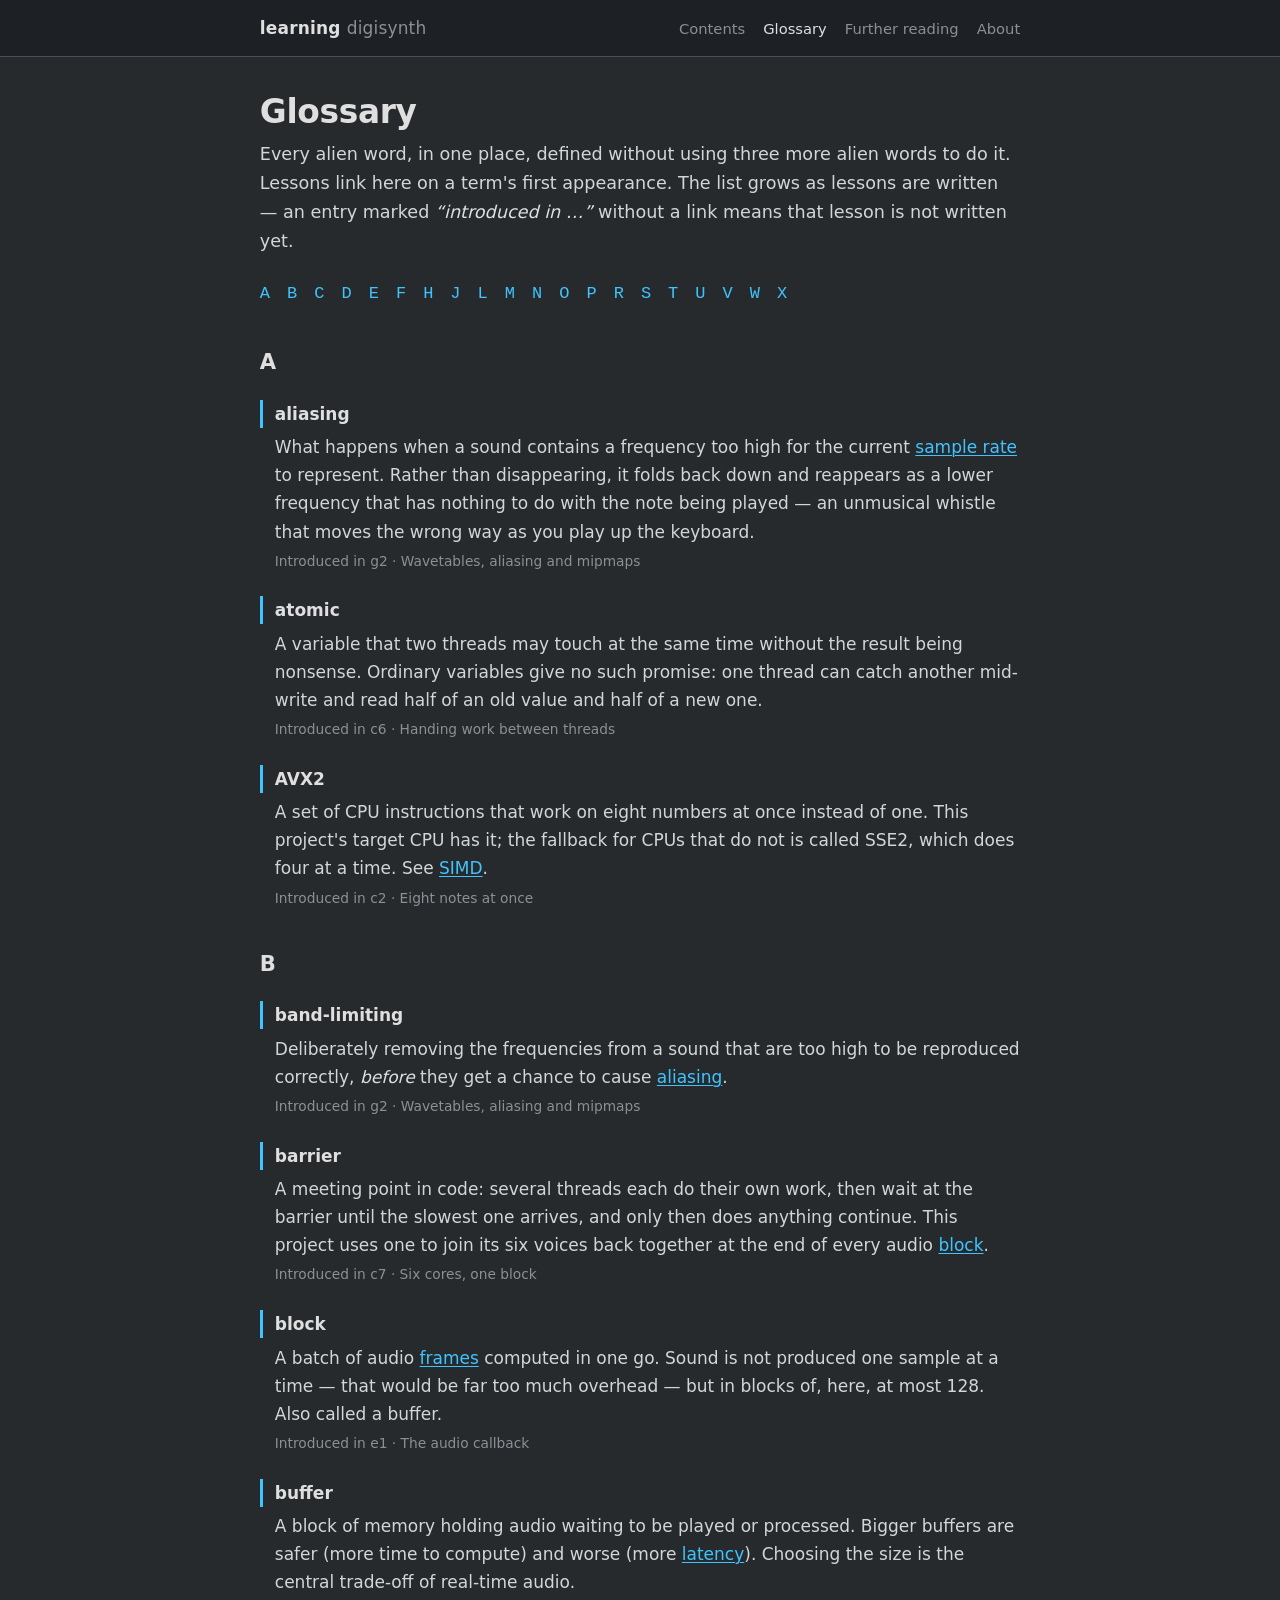
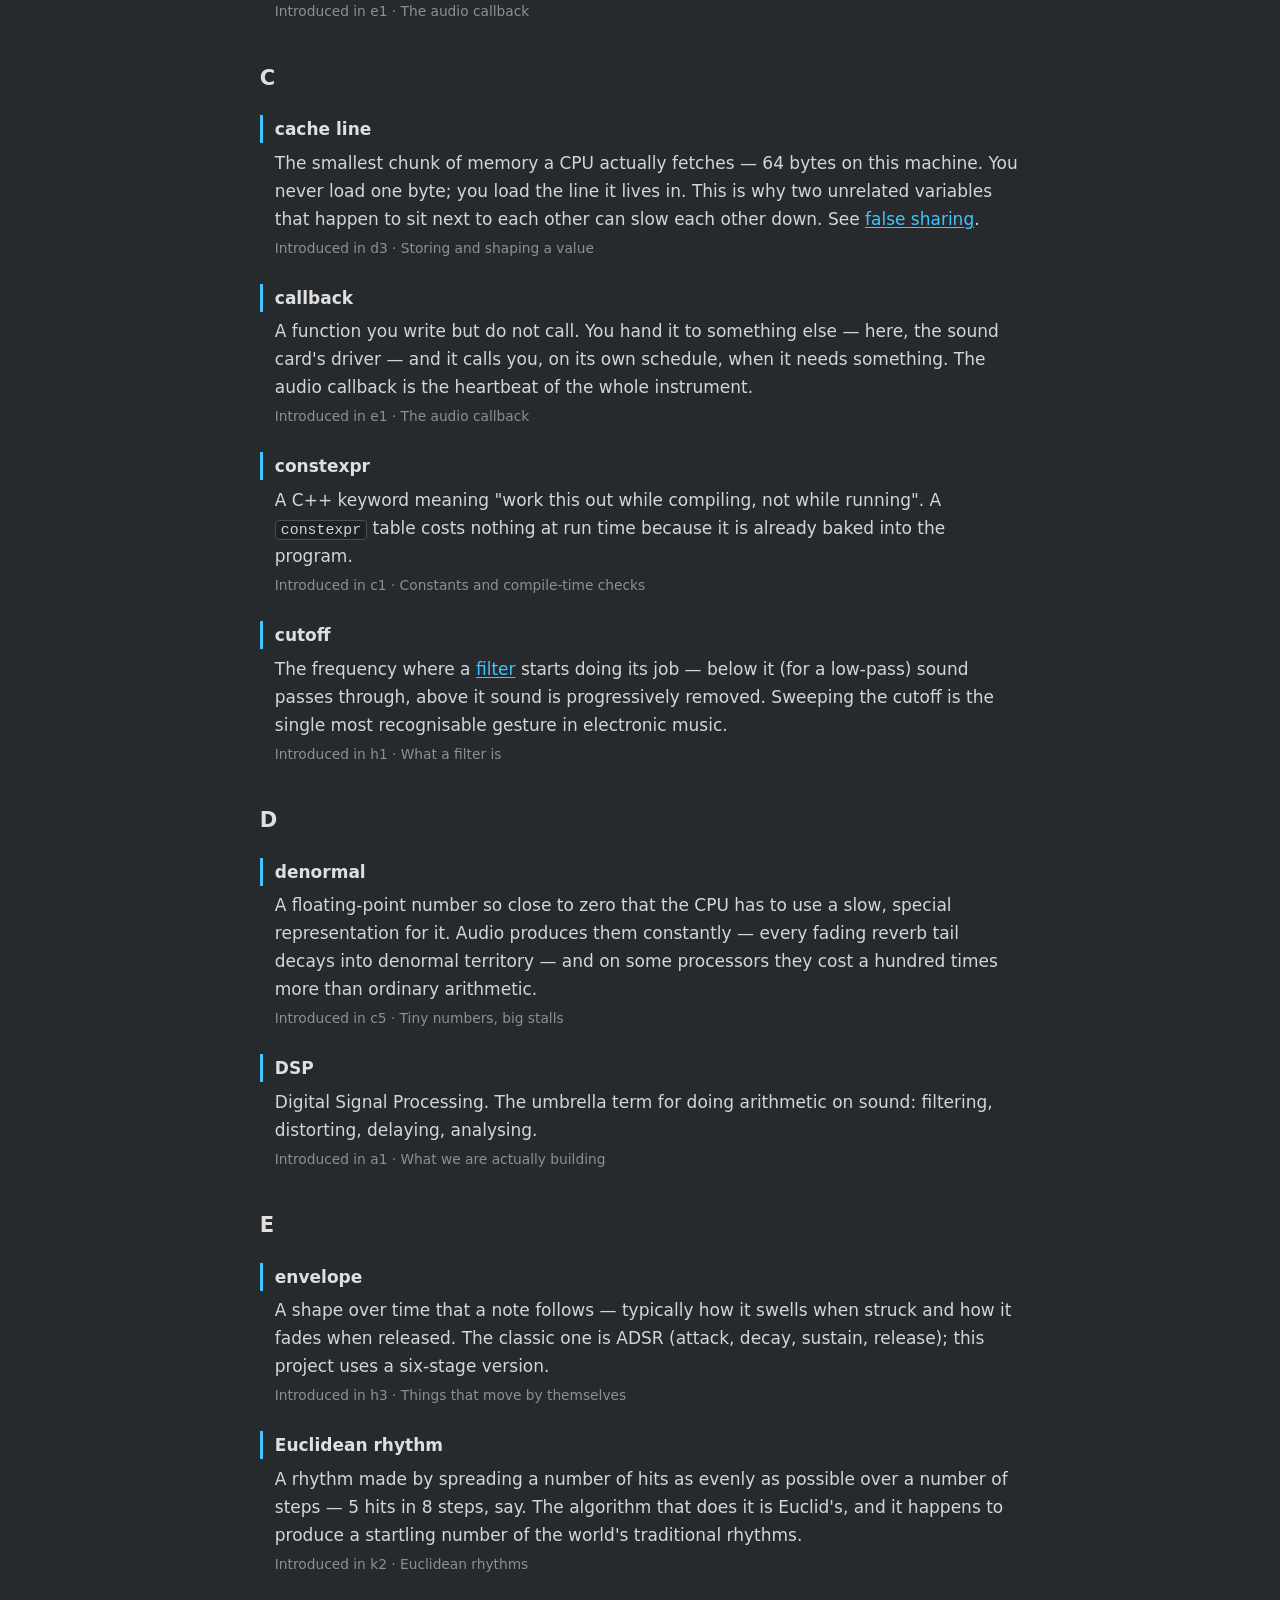
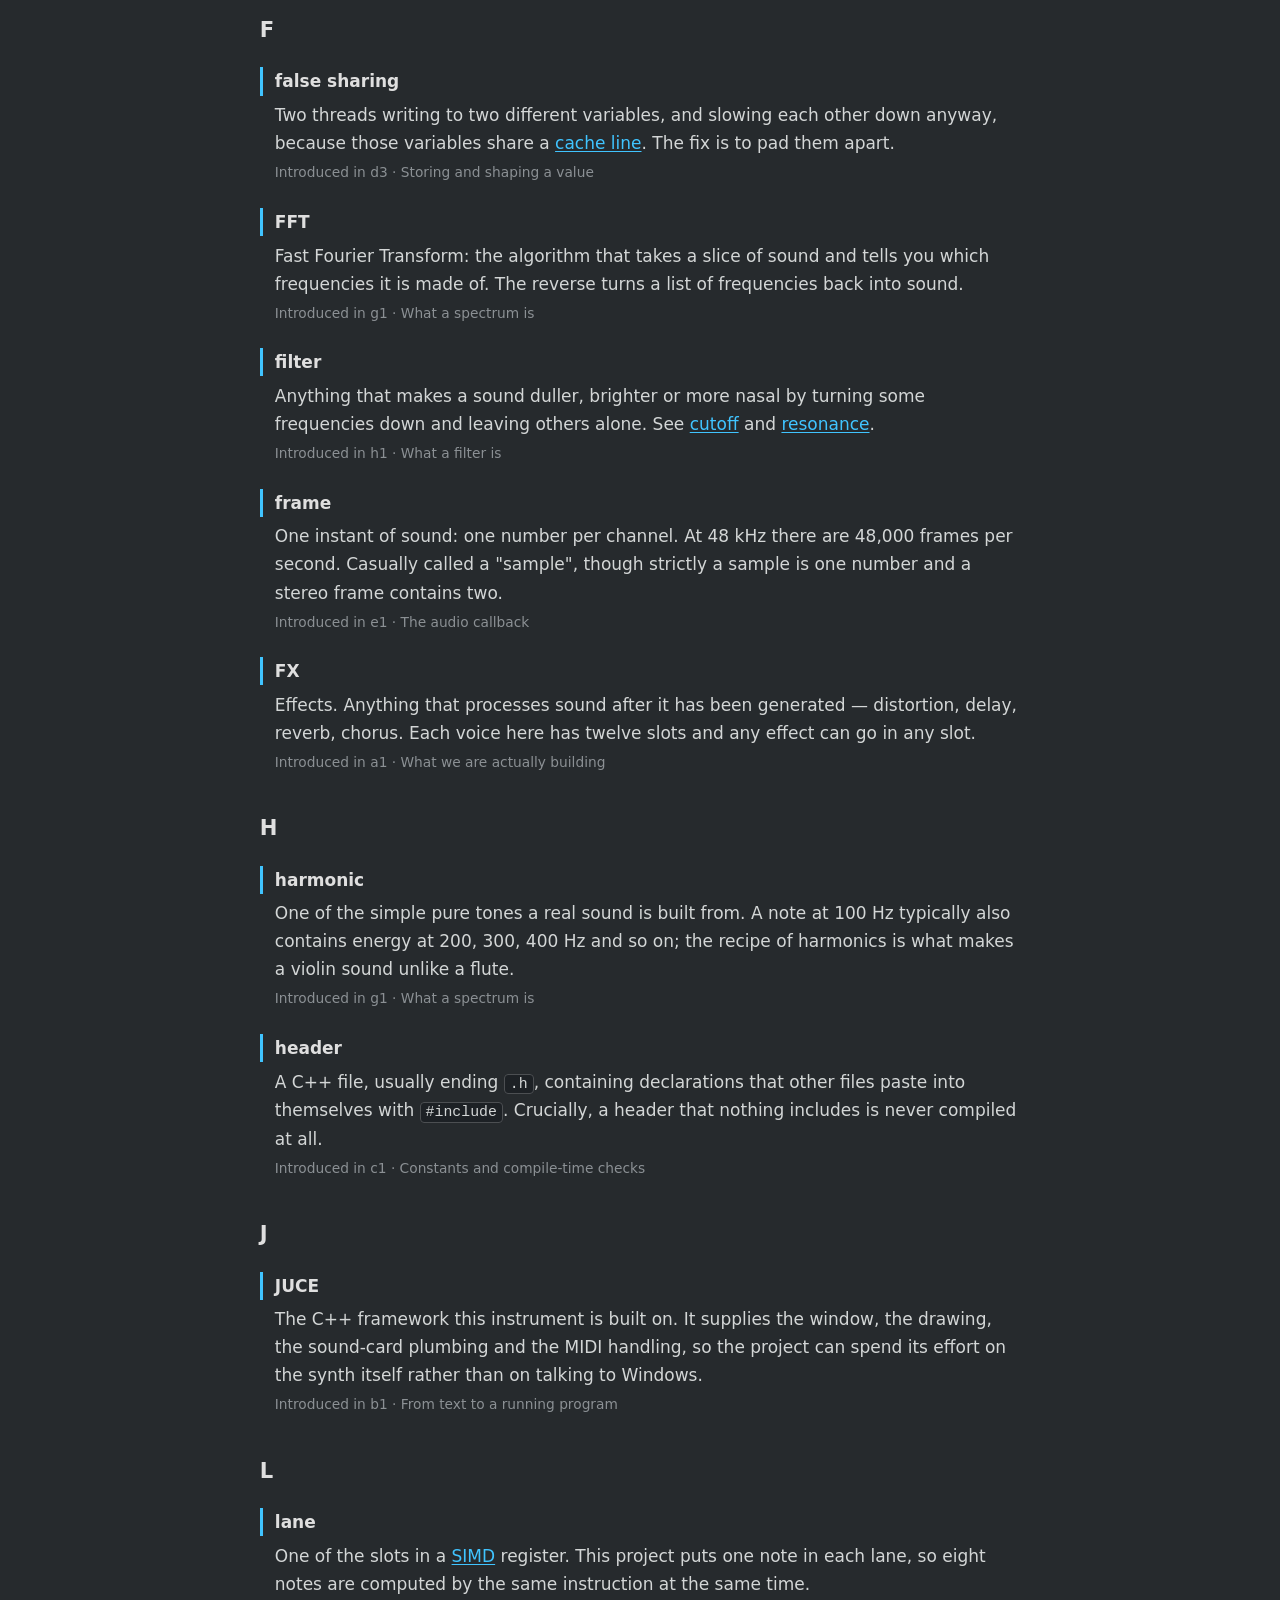
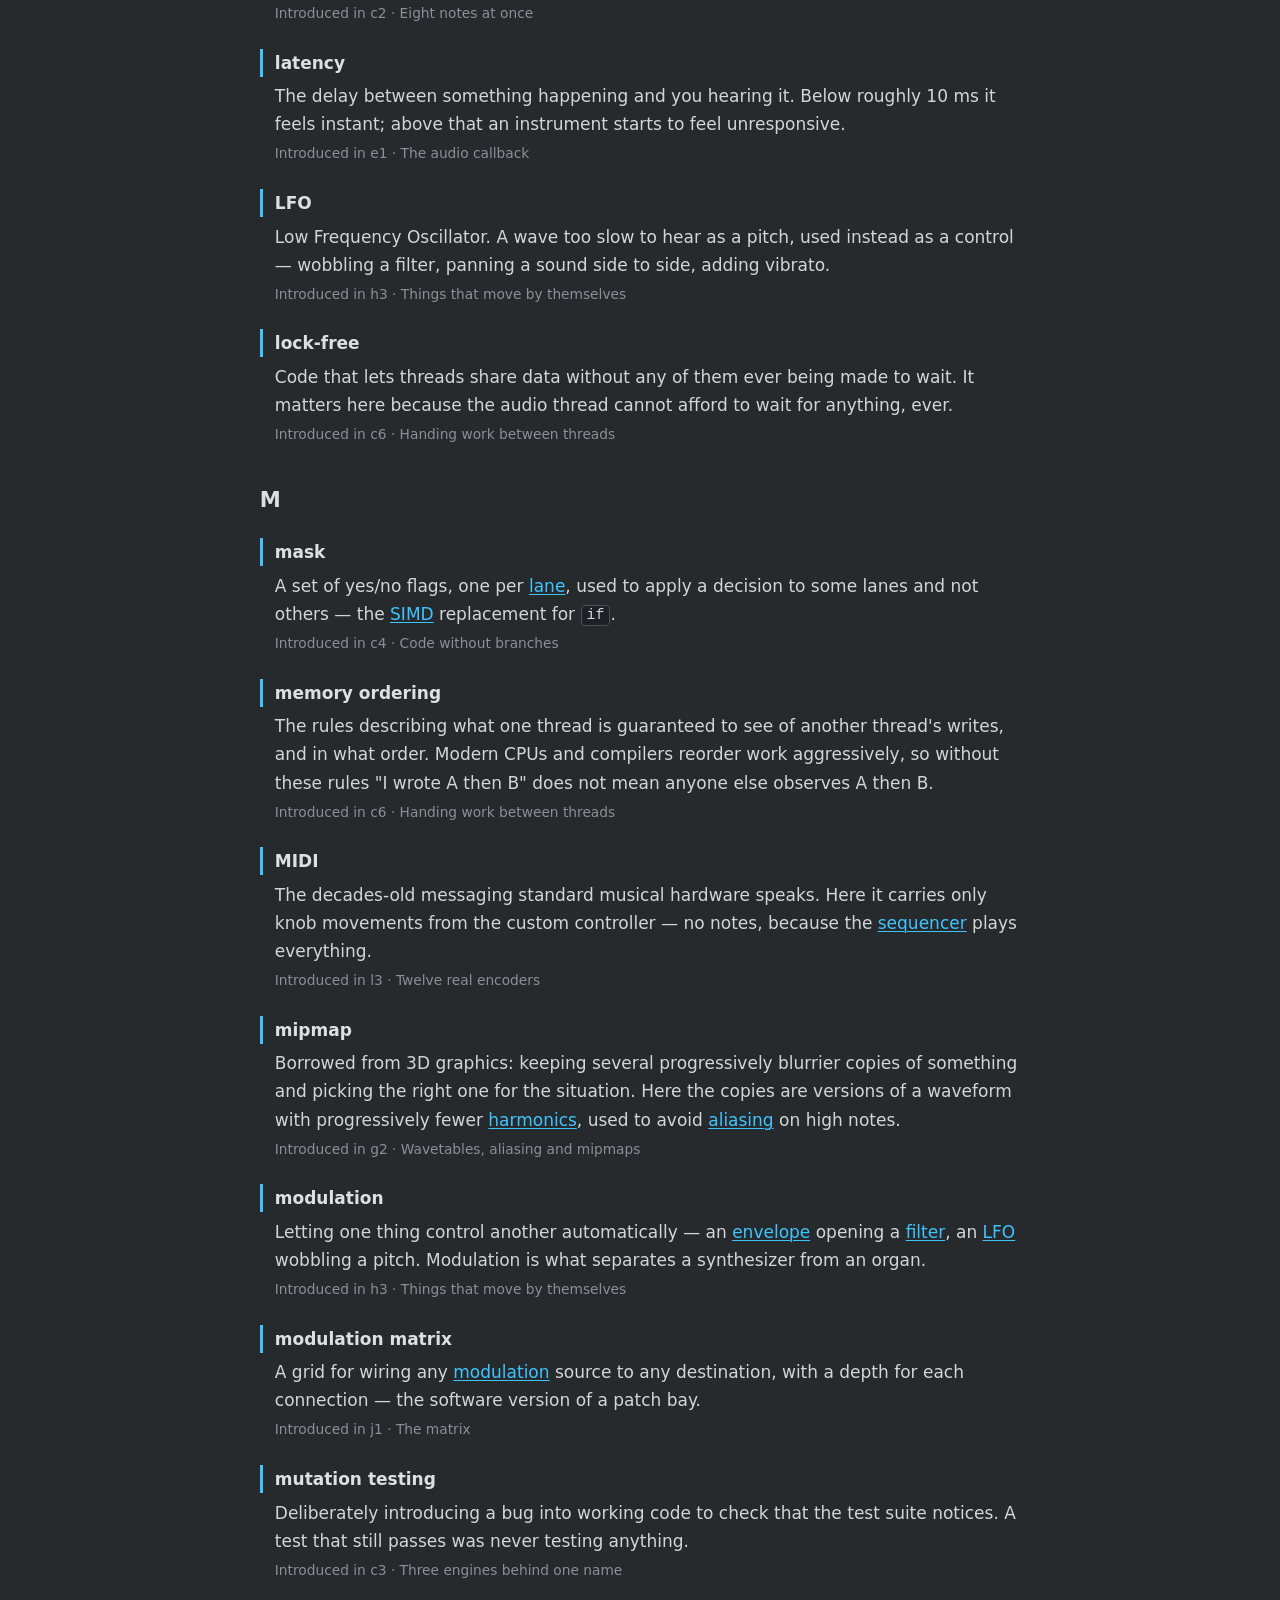
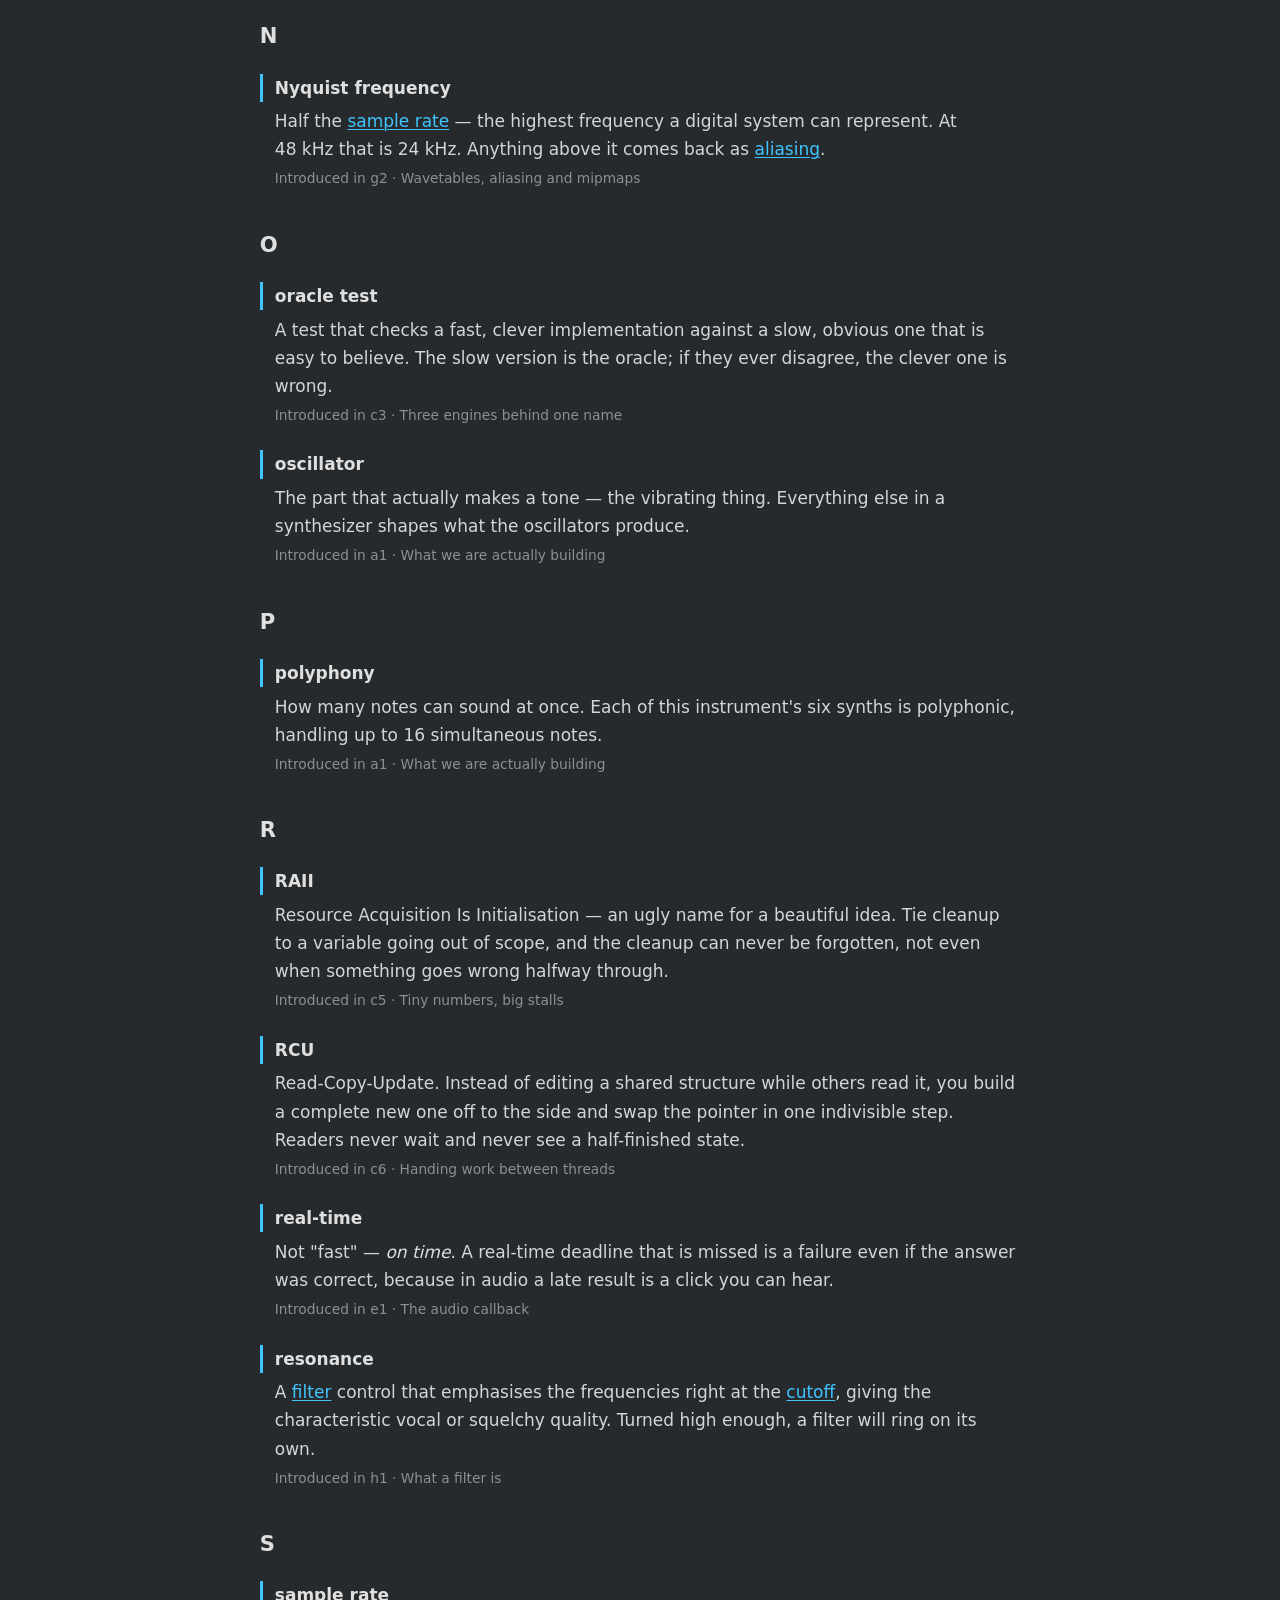
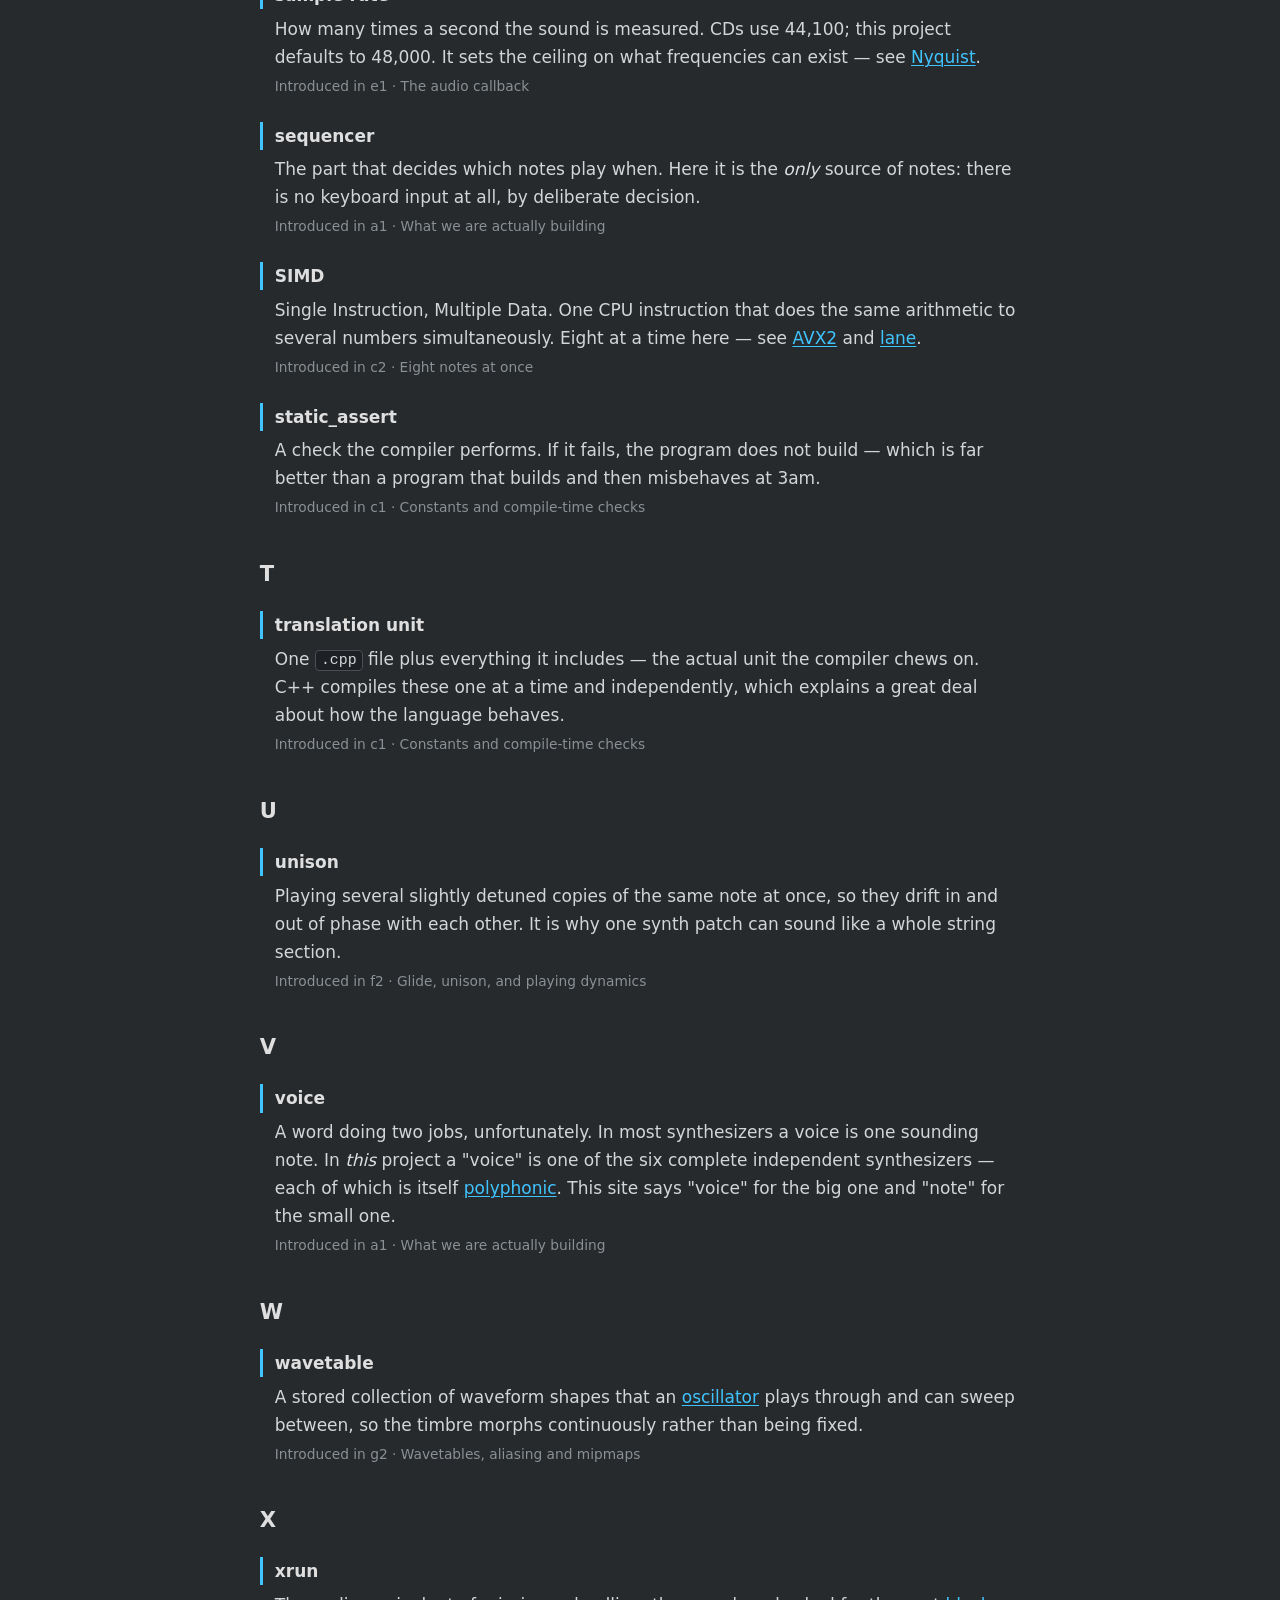
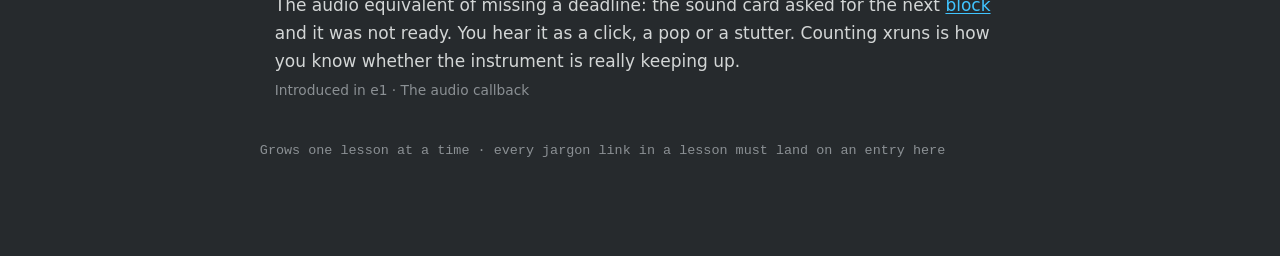
<file: glossary.html>
<!doctype html>
<html lang="en">
<head>
<meta charset="utf-8">
<meta name="viewport" content="width=device-width, initial-scale=1">
<title>Glossary — learning digisynth</title>
<link rel="stylesheet" href="assets/site.css">
</head>
<body class="p-c">

<header class="topbar">
  <div class="wrap">
    <a class="brand" href="index.html">learning <span>digisynth</span></a>
    <nav>
      <a href="index.html">Contents</a>
      <a href="glossary.html" aria-current="page">Glossary</a>
      <a href="further-reading.html">Further reading</a>
      <a href="about.html">About</a>
    </nav>
  </div>
</header>

<main class="wrap">

  <h1>Glossary</h1>

  <p class="intro">
    Every alien word, in one place, defined without using three more alien words to do it.
    Lessons link here on a term's first appearance. The list grows as lessons are written —
    an entry marked <em>“introduced in …”</em> without a link means that lesson is not written yet.
  </p>

  <p class="alphabet">
    <a href="#letter-a">A</a> <a href="#letter-b">B</a> <a href="#letter-c">C</a>
    <a href="#letter-d">D</a> <a href="#letter-e">E</a> <a href="#letter-f">F</a>
    <a href="#letter-h">H</a> <a href="#letter-j">J</a> <a href="#letter-l">L</a>
    <a href="#letter-m">M</a> <a href="#letter-n">N</a> <a href="#letter-o">O</a>
    <a href="#letter-p">P</a> <a href="#letter-r">R</a> <a href="#letter-s">S</a>
    <a href="#letter-t">T</a> <a href="#letter-u">U</a> <a href="#letter-v">V</a>
    <a href="#letter-w">W</a> <a href="#letter-x">X</a>
  </p>

  <h2 id="letter-a">A</h2>
  <dl class="gloss">
    <dt id="aliasing">aliasing</dt>
    <dd>What happens when a sound contains a frequency too high for the current
      <a href="#sample-rate">sample rate</a> to represent. Rather than disappearing, it folds back
      down and reappears as a lower frequency that has nothing to do with the note being played —
      an unmusical whistle that moves the wrong way as you play up the keyboard.
      <span class="seen">Introduced in g2 · Wavetables, aliasing and mipmaps</span></dd>

    <dt id="atomic">atomic</dt>
    <dd>A variable that two threads may touch at the same time without the result being nonsense.
      Ordinary variables give no such promise: one thread can catch another mid-write and read half
      of an old value and half of a new one. <span class="seen">Introduced in c6 · Handing work between threads</span></dd>

    <dt id="avx2">AVX2</dt>
    <dd>A set of CPU instructions that work on eight numbers at once instead of one. This project's
      target CPU has it; the fallback for CPUs that do not is called SSE2, which does four at a time.
      See <a href="#simd">SIMD</a>. <span class="seen">Introduced in c2 · Eight notes at once</span></dd>
  </dl>

  <h2 id="letter-b">B</h2>
  <dl class="gloss">
    <dt id="band-limiting">band-limiting</dt>
    <dd>Deliberately removing the frequencies from a sound that are too high to be reproduced
      correctly, <em>before</em> they get a chance to cause <a href="#aliasing">aliasing</a>.
      <span class="seen">Introduced in g2 · Wavetables, aliasing and mipmaps</span></dd>

    <dt id="barrier">barrier</dt>
    <dd>A meeting point in code: several threads each do their own work, then wait at the barrier
      until the slowest one arrives, and only then does anything continue. This project uses one to
      join its six voices back together at the end of every audio
      <a href="#block">block</a>. <span class="seen">Introduced in c7 · Six cores, one block</span></dd>

    <dt id="block">block</dt>
    <dd>A batch of audio <a href="#frame">frames</a> computed in one go. Sound is not produced one
      sample at a time — that would be far too much overhead — but in blocks of, here, at most 128.
      Also called a buffer. <span class="seen">Introduced in e1 · The audio callback</span></dd>

    <dt id="buffer">buffer</dt>
    <dd>A block of memory holding audio waiting to be played or processed. Bigger buffers are safer
      (more time to compute) and worse (more <a href="#latency">latency</a>). Choosing the size is
      the central trade-off of real-time audio. <span class="seen">Introduced in e1 · The audio callback</span></dd>
  </dl>

  <h2 id="letter-c">C</h2>
  <dl class="gloss">
    <dt id="cache-line">cache line</dt>
    <dd>The smallest chunk of memory a CPU actually fetches — 64 bytes on this machine. You never
      load one byte; you load the line it lives in. This is why two unrelated variables that happen
      to sit next to each other can slow each other down. See <a href="#false-sharing">false sharing</a>.
      <span class="seen">Introduced in d3 · Storing and shaping a value</span></dd>

    <dt id="callback">callback</dt>
    <dd>A function you write but do not call. You hand it to something else — here, the sound card's
      driver — and it calls you, on its own schedule, when it needs something. The audio callback is
      the heartbeat of the whole instrument.
      <span class="seen">Introduced in e1 · The audio callback</span></dd>

    <dt id="constexpr">constexpr</dt>
    <dd>A C++ keyword meaning "work this out while compiling, not while running". A
      <code>constexpr</code> table costs nothing at run time because it is already baked into the
      program. <span class="seen">Introduced in c1 · Constants and compile-time checks</span></dd>

    <dt id="cutoff">cutoff</dt>
    <dd>The frequency where a <a href="#filter">filter</a> starts doing its job — below it (for a
      low-pass) sound passes through, above it sound is progressively removed. Sweeping the cutoff
      is the single most recognisable gesture in electronic music.
      <span class="seen">Introduced in h1 · What a filter is</span></dd>
  </dl>

  <h2 id="letter-d">D</h2>
  <dl class="gloss">
    <dt id="denormal">denormal</dt>
    <dd>A floating-point number so close to zero that the CPU has to use a slow, special
      representation for it. Audio produces them constantly — every fading reverb tail decays into
      denormal territory — and on some processors they cost a hundred times more than ordinary
      arithmetic. <span class="seen">Introduced in c5 · Tiny numbers, big stalls</span></dd>

    <dt id="dsp">DSP</dt>
    <dd>Digital Signal Processing. The umbrella term for doing arithmetic on sound: filtering,
      distorting, delaying, analysing. <span class="seen">Introduced in a1 · What we are actually building</span></dd>
  </dl>

  <h2 id="letter-e">E</h2>
  <dl class="gloss">
    <dt id="envelope">envelope</dt>
    <dd>A shape over time that a note follows — typically how it swells when struck and how it fades
      when released. The classic one is ADSR (attack, decay, sustain, release); this project uses a
      six-stage version. <span class="seen">Introduced in h3 · Things that move by themselves</span></dd>

    <dt id="euclidean-rhythm">Euclidean rhythm</dt>
    <dd>A rhythm made by spreading a number of hits as evenly as possible over a number of steps —
      5 hits in 8 steps, say. The algorithm that does it is Euclid's, and it happens to produce a
      startling number of the world's traditional rhythms.
      <span class="seen">Introduced in k2 · Euclidean rhythms</span></dd>
  </dl>

  <h2 id="letter-f">F</h2>
  <dl class="gloss">
    <dt id="false-sharing">false sharing</dt>
    <dd>Two threads writing to two different variables, and slowing each other down anyway, because
      those variables share a <a href="#cache-line">cache line</a>. The fix is to pad them apart.
      <span class="seen">Introduced in d3 · Storing and shaping a value</span></dd>

    <dt id="fft">FFT</dt>
    <dd>Fast Fourier Transform: the algorithm that takes a slice of sound and tells you which
      frequencies it is made of. The reverse turns a list of frequencies back into sound.
      <span class="seen">Introduced in g1 · What a spectrum is</span></dd>

    <dt id="filter">filter</dt>
    <dd>Anything that makes a sound duller, brighter or more nasal by turning some frequencies down
      and leaving others alone. See <a href="#cutoff">cutoff</a> and <a href="#resonance">resonance</a>.
      <span class="seen">Introduced in h1 · What a filter is</span></dd>

    <dt id="frame">frame</dt>
    <dd>One instant of sound: one number per channel. At 48&nbsp;kHz there are 48,000 frames per
      second. Casually called a "sample", though strictly a sample is one number and a stereo frame
      contains two. <span class="seen">Introduced in e1 · The audio callback</span></dd>

    <dt id="fx">FX</dt>
    <dd>Effects. Anything that processes sound after it has been generated — distortion, delay,
      reverb, chorus. Each voice here has twelve slots and any effect can go in any slot.
      <span class="seen">Introduced in a1 · What we are actually building</span></dd>
  </dl>

  <h2 id="letter-h">H</h2>
  <dl class="gloss">
    <dt id="harmonic">harmonic</dt>
    <dd>One of the simple pure tones a real sound is built from. A note at 100&nbsp;Hz typically also
      contains energy at 200, 300, 400&nbsp;Hz and so on; the recipe of harmonics is what makes a
      violin sound unlike a flute. <span class="seen">Introduced in g1 · What a spectrum is</span></dd>

    <dt id="header">header</dt>
    <dd>A C++ file, usually ending <code>.h</code>, containing declarations that other files paste
      into themselves with <code>#include</code>. Crucially, a header that nothing includes is never
      compiled at all. <span class="seen">Introduced in c1 · Constants and compile-time checks</span></dd>
  </dl>

  <h2 id="letter-j">J</h2>
  <dl class="gloss">
    <dt id="juce">JUCE</dt>
    <dd>The C++ framework this instrument is built on. It supplies the window, the drawing, the
      sound-card plumbing and the MIDI handling, so the project can spend its effort on the synth
      itself rather than on talking to Windows.
      <span class="seen">Introduced in b1 · From text to a running program</span></dd>
  </dl>

  <h2 id="letter-l">L</h2>
  <dl class="gloss">
    <dt id="lane">lane</dt>
    <dd>One of the slots in a <a href="#simd">SIMD</a> register. This project puts one note in each
      lane, so eight notes are computed by the same instruction at the same time.
      <span class="seen">Introduced in c2 · Eight notes at once</span></dd>

    <dt id="latency">latency</dt>
    <dd>The delay between something happening and you hearing it. Below roughly 10&nbsp;ms it feels
      instant; above that an instrument starts to feel unresponsive.
      <span class="seen">Introduced in e1 · The audio callback</span></dd>

    <dt id="lfo">LFO</dt>
    <dd>Low Frequency Oscillator. A wave too slow to hear as a pitch, used instead as a control —
      wobbling a filter, panning a sound side to side, adding vibrato.
      <span class="seen">Introduced in h3 · Things that move by themselves</span></dd>

    <dt id="lock-free">lock-free</dt>
    <dd>Code that lets threads share data without any of them ever being made to wait. It matters
      here because the audio thread cannot afford to wait for anything, ever.
      <span class="seen">Introduced in c6 · Handing work between threads</span></dd>
  </dl>

  <h2 id="letter-m">M</h2>
  <dl class="gloss">
    <dt id="mask">mask</dt>
    <dd>A set of yes/no flags, one per <a href="#lane">lane</a>, used to apply a decision to some
      lanes and not others — the <a href="#simd">SIMD</a> replacement for <code>if</code>.
      <span class="seen">Introduced in c4 · Code without branches</span></dd>

    <dt id="memory-ordering">memory ordering</dt>
    <dd>The rules describing what one thread is guaranteed to see of another thread's writes, and in
      what order. Modern CPUs and compilers reorder work aggressively, so without these rules
      "I wrote A then B" does not mean anyone else observes A then B.
      <span class="seen">Introduced in c6 · Handing work between threads</span></dd>

    <dt id="midi">MIDI</dt>
    <dd>The decades-old messaging standard musical hardware speaks. Here it carries only knob
      movements from the custom controller — no notes, because the
      <a href="#sequencer">sequencer</a> plays everything.
      <span class="seen">Introduced in l3 · Twelve real encoders</span></dd>

    <dt id="mipmap">mipmap</dt>
    <dd>Borrowed from 3D graphics: keeping several progressively blurrier copies of something and
      picking the right one for the situation. Here the copies are versions of a waveform with
      progressively fewer <a href="#harmonic">harmonics</a>, used to avoid
      <a href="#aliasing">aliasing</a> on high notes.
      <span class="seen">Introduced in g2 · Wavetables, aliasing and mipmaps</span></dd>

    <dt id="modulation">modulation</dt>
    <dd>Letting one thing control another automatically — an <a href="#envelope">envelope</a> opening
      a <a href="#filter">filter</a>, an <a href="#lfo">LFO</a> wobbling a pitch. Modulation is what
      separates a synthesizer from an organ.
      <span class="seen">Introduced in h3 · Things that move by themselves</span></dd>

    <dt id="mod-matrix">modulation matrix</dt>
    <dd>A grid for wiring any <a href="#modulation">modulation</a> source to any destination, with a
      depth for each connection — the software version of a patch bay.
      <span class="seen">Introduced in j1 · The matrix</span></dd>

    <dt id="mutation-testing">mutation testing</dt>
    <dd>Deliberately introducing a bug into working code to check that the test suite notices. A test
      that still passes was never testing anything.
      <span class="seen">Introduced in c3 · Three engines behind one name</span></dd>
  </dl>

  <h2 id="letter-n">N</h2>
  <dl class="gloss">
    <dt id="nyquist">Nyquist frequency</dt>
    <dd>Half the <a href="#sample-rate">sample rate</a> — the highest frequency a digital system can
      represent. At 48&nbsp;kHz that is 24&nbsp;kHz. Anything above it comes back as
      <a href="#aliasing">aliasing</a>. <span class="seen">Introduced in g2 · Wavetables, aliasing and mipmaps</span></dd>
  </dl>

  <h2 id="letter-o">O</h2>
  <dl class="gloss">
    <dt id="oracle-test">oracle test</dt>
    <dd>A test that checks a fast, clever implementation against a slow, obvious one that is easy to
      believe. The slow version is the oracle; if they ever disagree, the clever one is wrong.
      <span class="seen">Introduced in c3 · Three engines behind one name</span></dd>

    <dt id="oscillator">oscillator</dt>
    <dd>The part that actually makes a tone — the vibrating thing. Everything else in a synthesizer
      shapes what the oscillators produce.
      <span class="seen">Introduced in a1 · What we are actually building</span></dd>
  </dl>

  <h2 id="letter-p">P</h2>
  <dl class="gloss">
    <dt id="polyphony">polyphony</dt>
    <dd>How many notes can sound at once. Each of this instrument's six synths is polyphonic,
      handling up to 16 simultaneous notes.
      <span class="seen">Introduced in a1 · What we are actually building</span></dd>
  </dl>

  <h2 id="letter-r">R</h2>
  <dl class="gloss">
    <dt id="raii">RAII</dt>
    <dd>Resource Acquisition Is Initialisation — an ugly name for a beautiful idea. Tie cleanup to a
      variable going out of scope, and the cleanup can never be forgotten, not even when something
      goes wrong halfway through. <span class="seen">Introduced in c5 · Tiny numbers, big stalls</span></dd>

    <dt id="rcu">RCU</dt>
    <dd>Read-Copy-Update. Instead of editing a shared structure while others read it, you build a
      complete new one off to the side and swap the pointer in one indivisible step. Readers never
      wait and never see a half-finished state.
      <span class="seen">Introduced in c6 · Handing work between threads</span></dd>

    <dt id="real-time">real-time</dt>
    <dd>Not "fast" — <em>on time</em>. A real-time deadline that is missed is a failure even if the
      answer was correct, because in audio a late result is a click you can hear.
      <span class="seen">Introduced in e1 · The audio callback</span></dd>

    <dt id="resonance">resonance</dt>
    <dd>A <a href="#filter">filter</a> control that emphasises the frequencies right at the
      <a href="#cutoff">cutoff</a>, giving the characteristic vocal or squelchy quality. Turned high
      enough, a filter will ring on its own.
      <span class="seen">Introduced in h1 · What a filter is</span></dd>
  </dl>

  <h2 id="letter-s">S</h2>
  <dl class="gloss">
    <dt id="sample-rate">sample rate</dt>
    <dd>How many times a second the sound is measured. CDs use 44,100; this project defaults to
      48,000. It sets the ceiling on what frequencies can exist — see <a href="#nyquist">Nyquist</a>.
      <span class="seen">Introduced in e1 · The audio callback</span></dd>

    <dt id="sequencer">sequencer</dt>
    <dd>The part that decides which notes play when. Here it is the <em>only</em> source of notes:
      there is no keyboard input at all, by deliberate decision.
      <span class="seen">Introduced in a1 · What we are actually building</span></dd>

    <dt id="simd">SIMD</dt>
    <dd>Single Instruction, Multiple Data. One CPU instruction that does the same arithmetic to
      several numbers simultaneously. Eight at a time here — see <a href="#avx2">AVX2</a> and
      <a href="#lane">lane</a>. <span class="seen">Introduced in c2 · Eight notes at once</span></dd>

    <dt id="static-assert">static_assert</dt>
    <dd>A check the compiler performs. If it fails, the program does not build — which is far better
      than a program that builds and then misbehaves at 3am.
      <span class="seen">Introduced in c1 · Constants and compile-time checks</span></dd>
  </dl>

  <h2 id="letter-t">T</h2>
  <dl class="gloss">
    <dt id="translation-unit">translation unit</dt>
    <dd>One <code>.cpp</code> file plus everything it includes — the actual unit the compiler chews
      on. C++ compiles these one at a time and independently, which explains a great deal about how
      the language behaves. <span class="seen">Introduced in c1 · Constants and compile-time checks</span></dd>
  </dl>

  <h2 id="letter-u">U</h2>
  <dl class="gloss">
    <dt id="unison">unison</dt>
    <dd>Playing several slightly detuned copies of the same note at once, so they drift in and out of
      phase with each other. It is why one synth patch can sound like a whole string section.
      <span class="seen">Introduced in f2 · Glide, unison, and playing dynamics</span></dd>
  </dl>

  <h2 id="letter-v">V</h2>
  <dl class="gloss">
    <dt id="voice">voice</dt>
    <dd>A word doing two jobs, unfortunately. In most synthesizers a voice is one sounding note. In
      <em>this</em> project a "voice" is one of the six complete independent synthesizers — each of
      which is itself <a href="#polyphony">polyphonic</a>. This site says "voice" for the big one and
      "note" for the small one. <span class="seen">Introduced in a1 · What we are actually building</span></dd>
  </dl>

  <h2 id="letter-w">W</h2>
  <dl class="gloss">
    <dt id="wavetable">wavetable</dt>
    <dd>A stored collection of waveform shapes that an <a href="#oscillator">oscillator</a> plays
      through and can sweep between, so the timbre morphs continuously rather than being fixed.
      <span class="seen">Introduced in g2 · Wavetables, aliasing and mipmaps</span></dd>
  </dl>

  <h2 id="letter-x">X</h2>
  <dl class="gloss">
    <dt id="xrun">xrun</dt>
    <dd>The audio equivalent of missing a deadline: the sound card asked for the next
      <a href="#block">block</a> and it was not ready. You hear it as a click, a pop or a stutter.
      Counting xruns is how you know whether the instrument is really keeping up.
      <span class="seen">Introduced in e1 · The audio callback</span></dd>
  </dl>

  <footer class="plan-link">
    Grows one lesson at a time · every jargon link in a lesson must land on an entry here
  </footer>

</main>
</body>
</html>
</file>
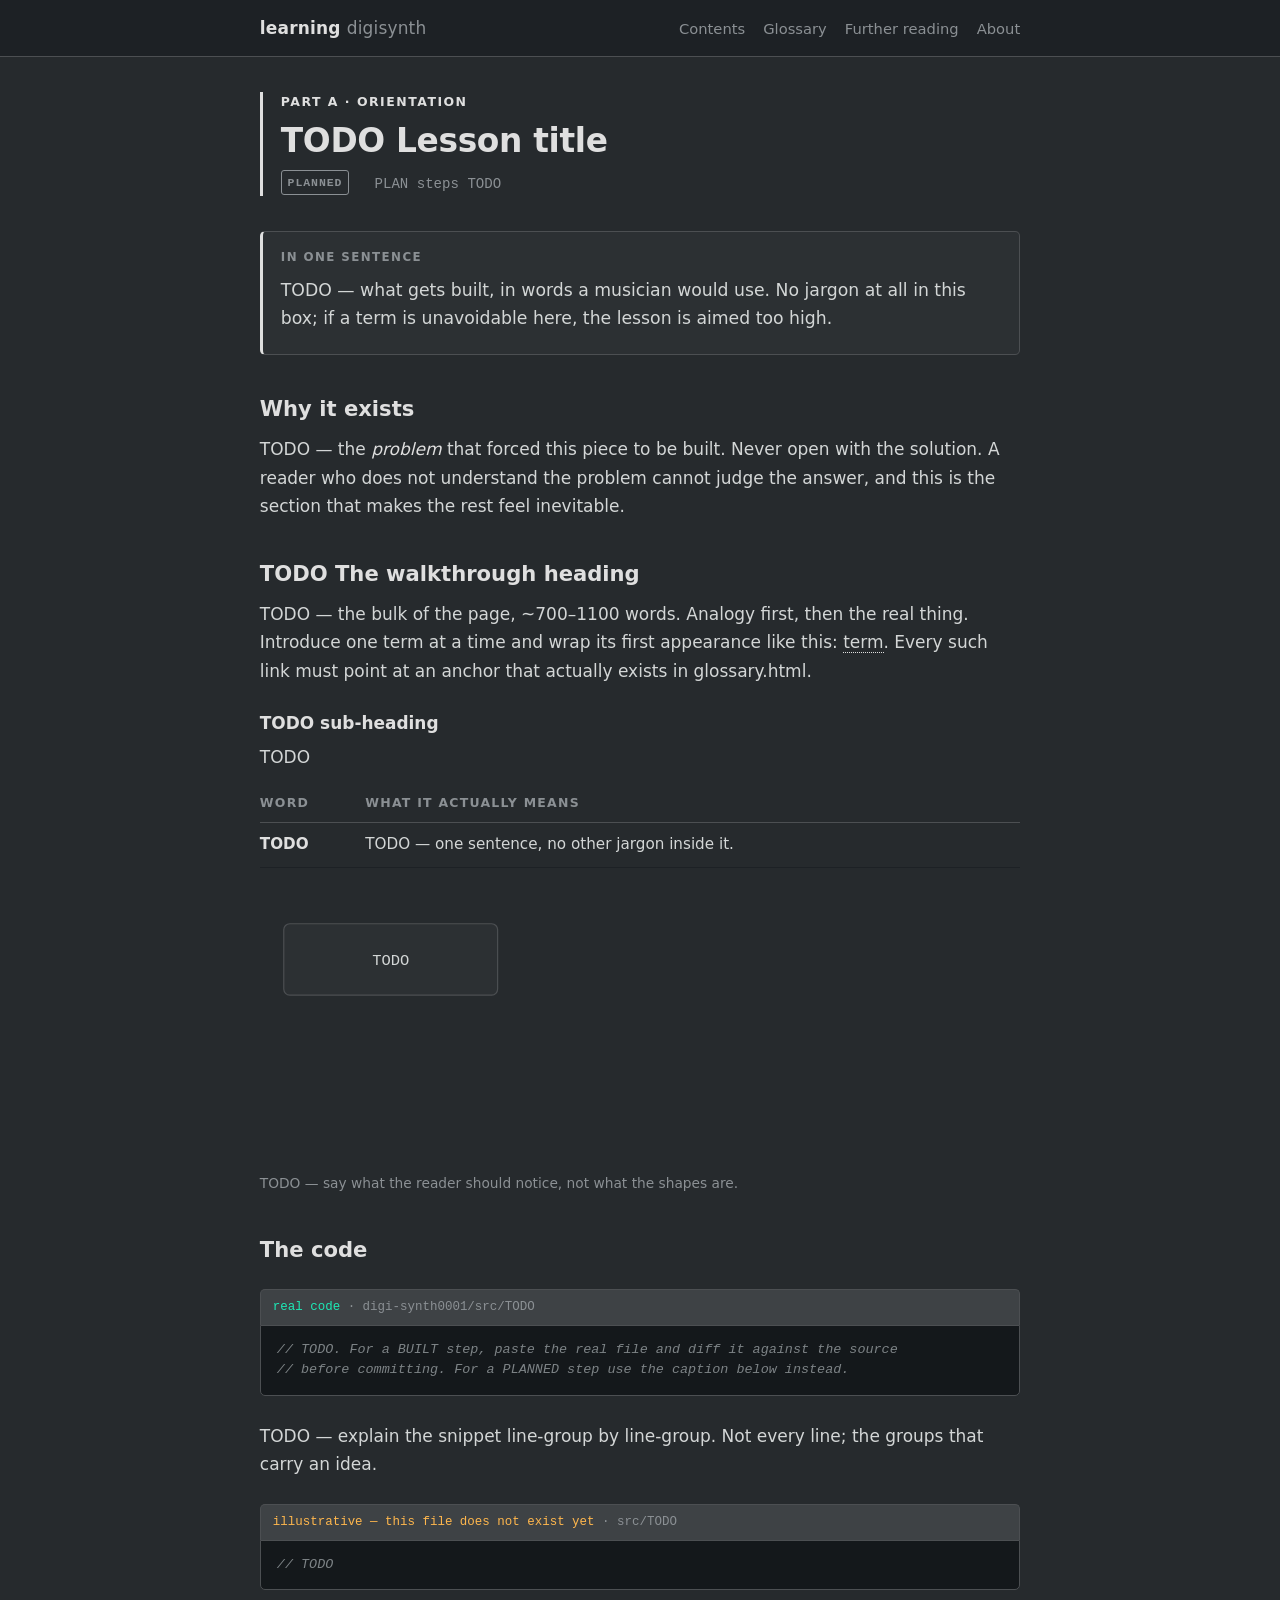
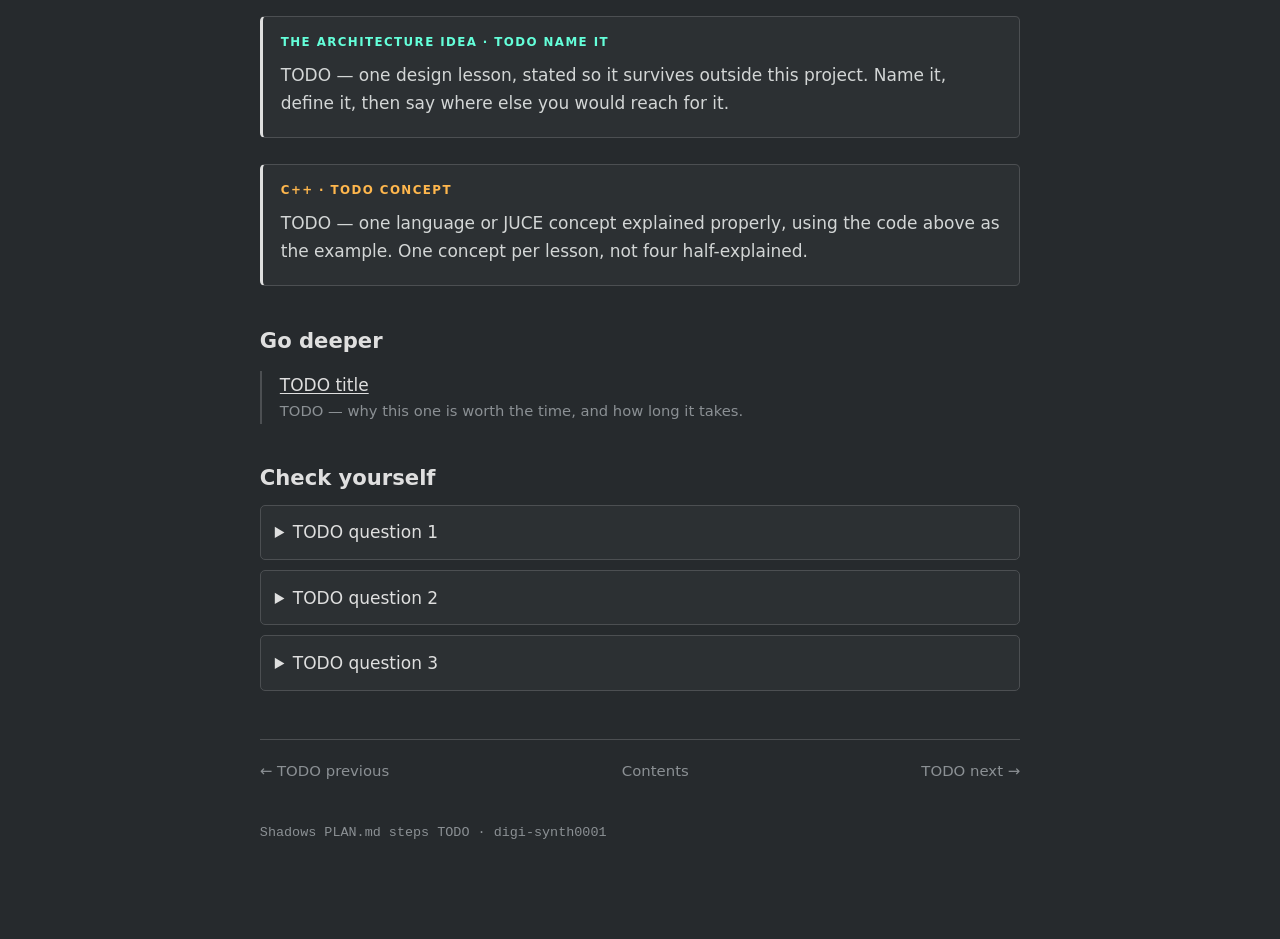
<file: assets/_template.html>
<!doctype html>
<!-- ===========================================================================
     LESSON TEMPLATE — copy this file to lessons/<id>-<slug>.html and fill it in.

     The ten blocks below are in a fixed order and every lesson uses all of them
     (except the diagram, which is skipped when a picture would only decorate).
     Keeping the order fixed is what makes 41 pages written in 41 separate
     sittings feel like one book.

     Before you start:
       1. set the part class on <body>          (p-a … p-m)
       2. set <title>, the part label and the h1
       3. set the status badge: status-built  = the code really exists, quote it
                                status-planned = not built yet, snippets are
                                                 illustrative and must say so
       4. set the PLAN steps covered
       5. fix up the pager at the bottom AND the previous lesson's "next" link
     =========================================================================== -->
<html lang="en">
<head>
<meta charset="utf-8">
<meta name="viewport" content="width=device-width, initial-scale=1">
<title>TODO Lesson title — learning digisynth</title>
<link rel="stylesheet" href="../assets/site.css">
</head>
<body class="p-a"><!-- TODO part class -->

<header class="topbar">
  <div class="wrap">
    <a class="brand" href="../index.html">learning <span>digisynth</span></a>
    <nav>
      <a href="../index.html">Contents</a>
      <a href="../glossary.html">Glossary</a>
      <a href="../further-reading.html">Further reading</a>
      <a href="../about.html">About</a>
    </nav>
  </div>
</header>

<main class="wrap">

  <!-- 1 ── header ────────────────────────────────────────────────────────── -->
  <div class="lesson-head">
    <p class="part">Part A · Orientation</p><!-- TODO -->
    <h1>TODO Lesson title</h1>
    <p class="steps">
      <span class="badge status-planned">Planned</span><!-- or status-built / Built -->
      &nbsp; PLAN steps TODO
    </p>
  </div>

  <!-- 2 ── in one sentence ───────────────────────────────────────────────── -->
  <div class="plain">
    <span class="label">In one sentence</span>
    <p>TODO — what gets built, in words a musician would use. No jargon at all in
       this box; if a term is unavoidable here, the lesson is aimed too high.</p>
  </div>

  <!-- 3 ── why it exists ─────────────────────────────────────────────────── -->
  <h2>Why it exists</h2>
  <p>TODO — the <em>problem</em> that forced this piece to be built. Never open with
     the solution. A reader who does not understand the problem cannot judge the
     answer, and this is the section that makes the rest feel inevitable.</p>

  <!-- 4 ── the plain-English walkthrough ─────────────────────────────────── -->
  <h2>TODO The walkthrough heading</h2>
  <p>TODO — the bulk of the page, ~700–1100 words. Analogy first, then the real
     thing. Introduce one term at a time and wrap its first appearance like this:
     <a class="jargon" href="../glossary.html#todo">term</a>. Every such link must
     point at an anchor that actually exists in glossary.html.</p>

  <h3>TODO sub-heading</h3>
  <p>TODO</p>

  <!-- the vocabulary box: 4–8 terms this lesson introduces -->
  <table class="vocab">
    <tr><th>Word</th><th>What it actually means</th></tr>
    <tr><td>TODO</td><td>TODO — one sentence, no other jargon inside it.</td></tr>
  </table>

  <!-- 5 ── diagram (delete the whole figure if it would only decorate) ───── -->
  <figure class="diagram">
    <svg viewBox="0 0 640 220" xmlns="http://www.w3.org/2000/svg" role="img" aria-labelledby="digTitle digDesc">
      <title id="digTitle">TODO short title</title>
      <desc id="digDesc">TODO one sentence describing the diagram for a screen reader.</desc>
      <!-- Use currentColor or the part accent. Keep strokes ≥1.5px and text ≥12px.
           Fill backgrounds explicitly — the page is dark. -->
      <rect x="20" y="20" width="180" height="60" rx="5" fill="#2c3033" stroke="#4c4f52"/>
      <text x="110" y="55" fill="#d3d6d6" font-size="13" text-anchor="middle" font-family="monospace">TODO</text>
    </svg>
    <figcaption>TODO — say what the reader should notice, not what the shapes are.</figcaption>
  </figure>

  <!-- 6 ── the code: 2–4 snippets, each ≤25 lines ────────────────────────── -->
  <h2>The code</h2>

  <figure class="snippet">
    <figcaption><span class="real">real code</span> · digi-synth0001/src/TODO</figcaption>
<pre><code><span class="c">// TODO. For a BUILT step, paste the real file and diff it against the source</span>
<span class="c">// before committing. For a PLANNED step use the caption below instead.</span>
</code></pre>
  </figure>

  <p>TODO — explain the snippet line-group by line-group. Not every line; the
     groups that carry an idea.</p>

  <figure class="snippet">
    <figcaption><span class="notyet">illustrative — this file does not exist yet</span> · src/TODO</figcaption>
<pre><code><span class="c">// TODO</span>
</code></pre>
  </figure>

  <!-- 7 ── the transferable idea ─────────────────────────────────────────── -->
  <div class="arch-note">
    <span class="label">The architecture idea · TODO name it</span>
    <p>TODO — one design lesson, stated so it survives outside this project.
       Name it, define it, then say where else you would reach for it.</p>
  </div>

  <!-- 8 ── the language / framework concept ──────────────────────────────── -->
  <div class="cpp-note">
    <span class="label">C++ · TODO concept</span>
    <p>TODO — one language or JUCE concept explained properly, using the code
       above as the example. One concept per lesson, not four half-explained.</p>
  </div>

  <!-- 9 ── go deeper ─────────────────────────────────────────────────────── -->
  <h2>Go deeper</h2>
  <ul class="deeper">
    <li><a href="TODO">TODO title</a>
      <span class="why">TODO — why this one is worth the time, and how long it takes.</span></li>
  </ul>

  <!-- 10 ── check yourself, then the pager ───────────────────────────────── -->
  <h2>Check yourself</h2>
  <div class="check">
    <details><summary>TODO question 1</summary><p>TODO answer.</p></details>
    <details><summary>TODO question 2</summary><p>TODO answer.</p></details>
    <details><summary>TODO question 3</summary><p>TODO answer.</p></details>
  </div>

  <nav class="pager">
    <a href="TODO.html">&larr; TODO previous</a>
    <a href="../index.html">Contents</a>
    <a href="TODO.html">TODO next &rarr;</a>
  </nav>

  <footer class="plan-link">
    Shadows PLAN.md steps TODO · digi-synth0001
  </footer>

</main>
</body>
</html>
</file>
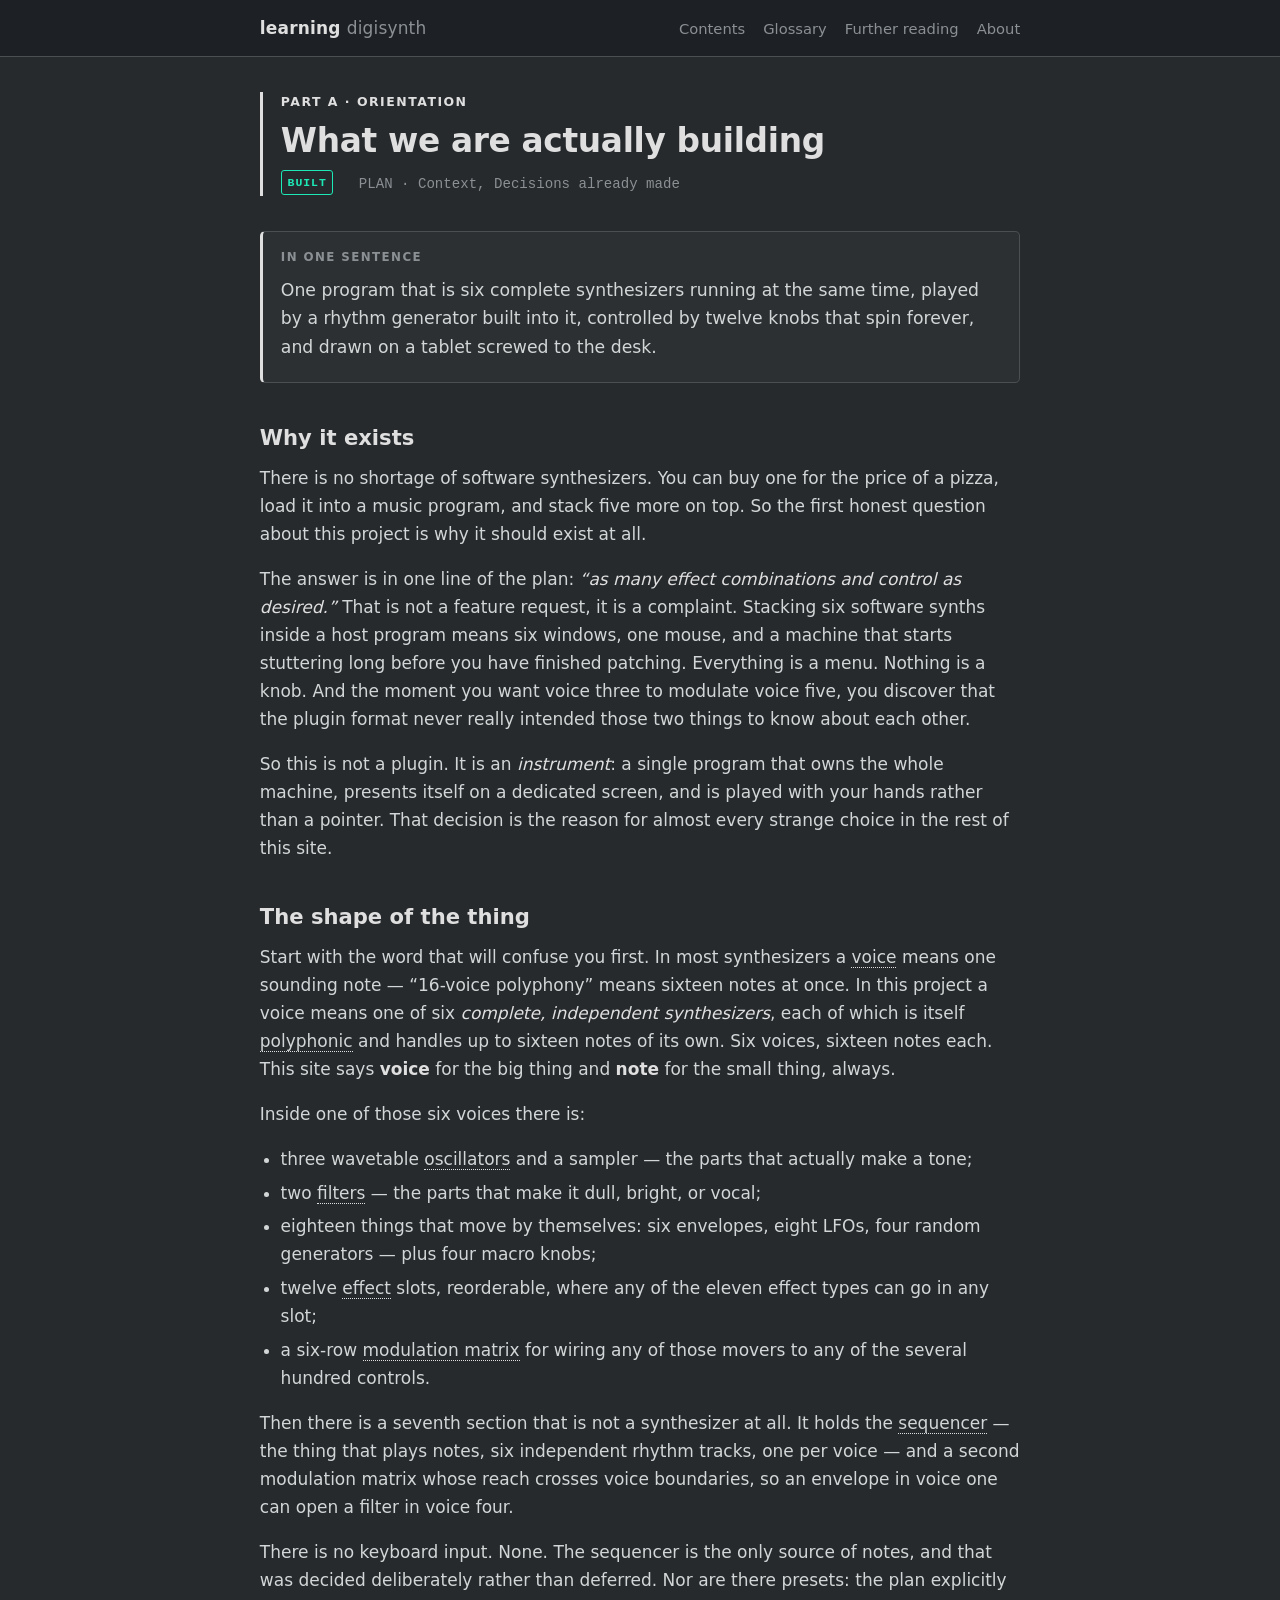
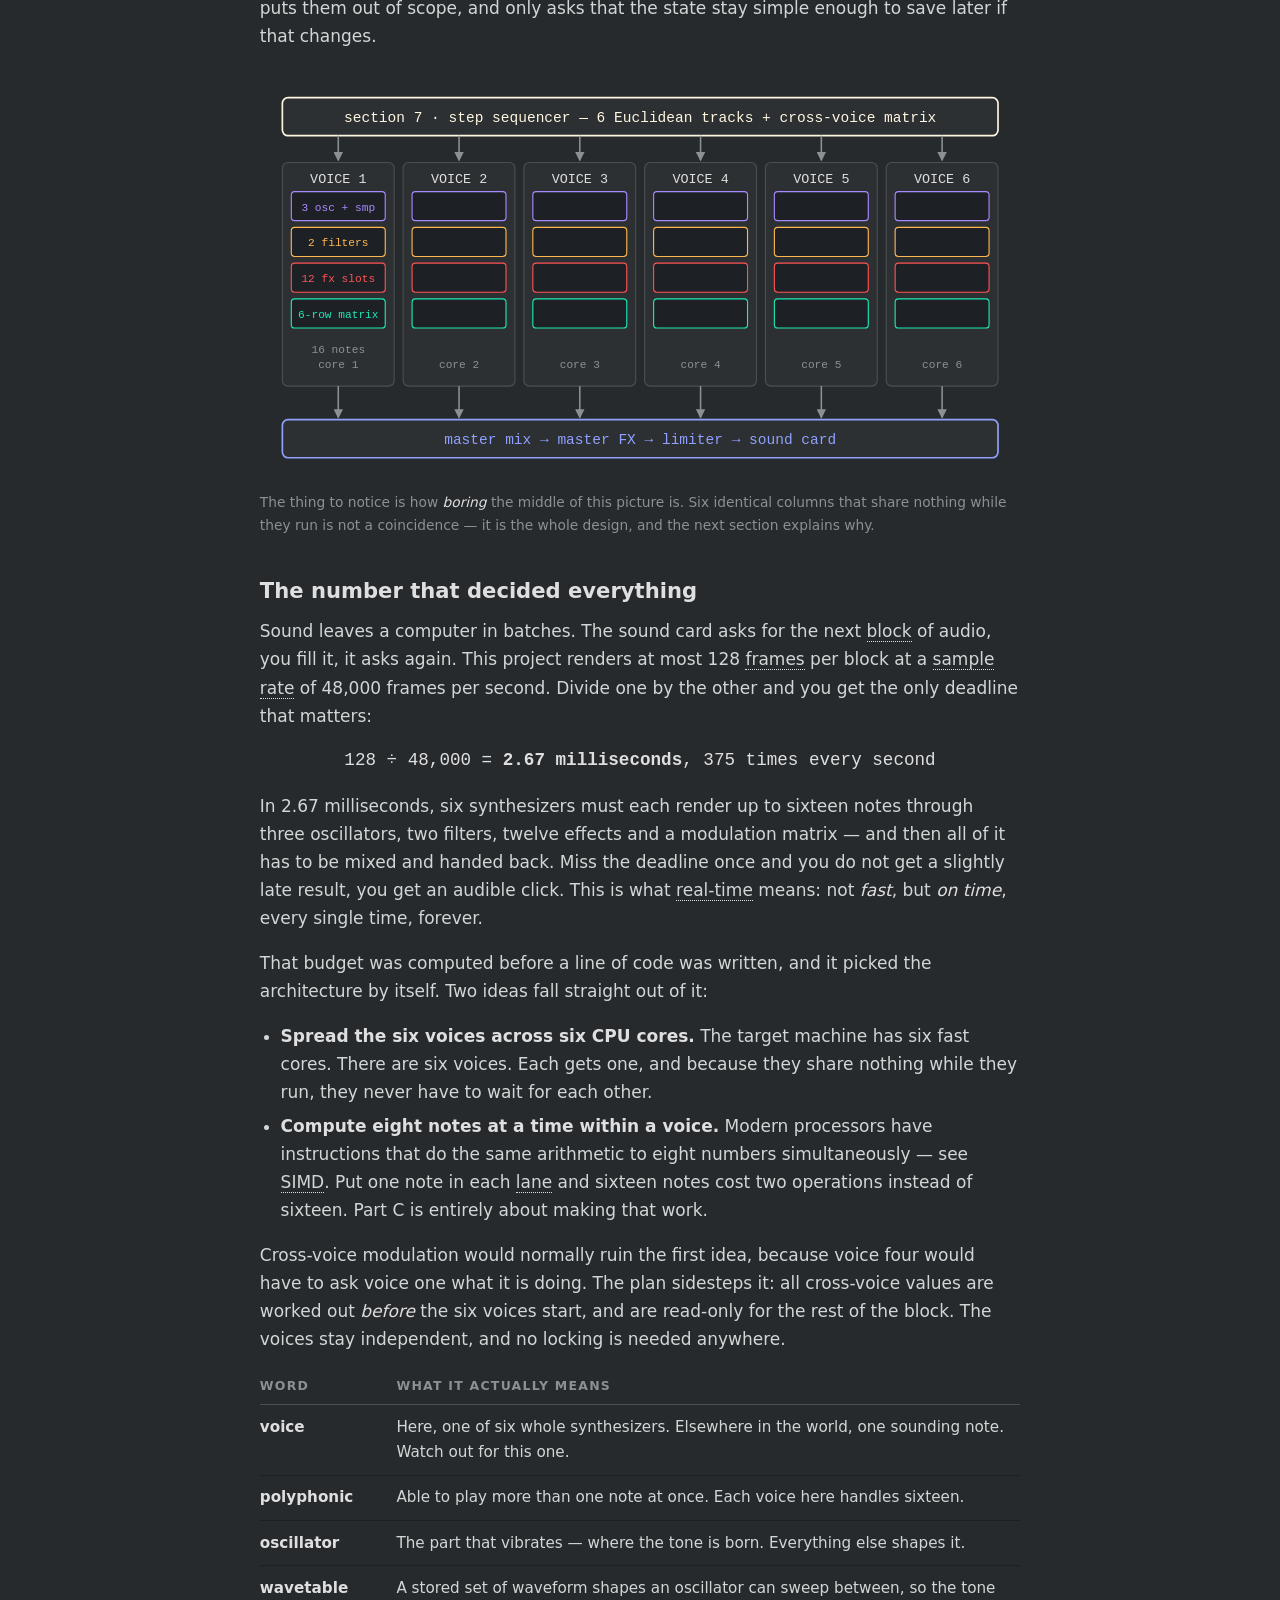
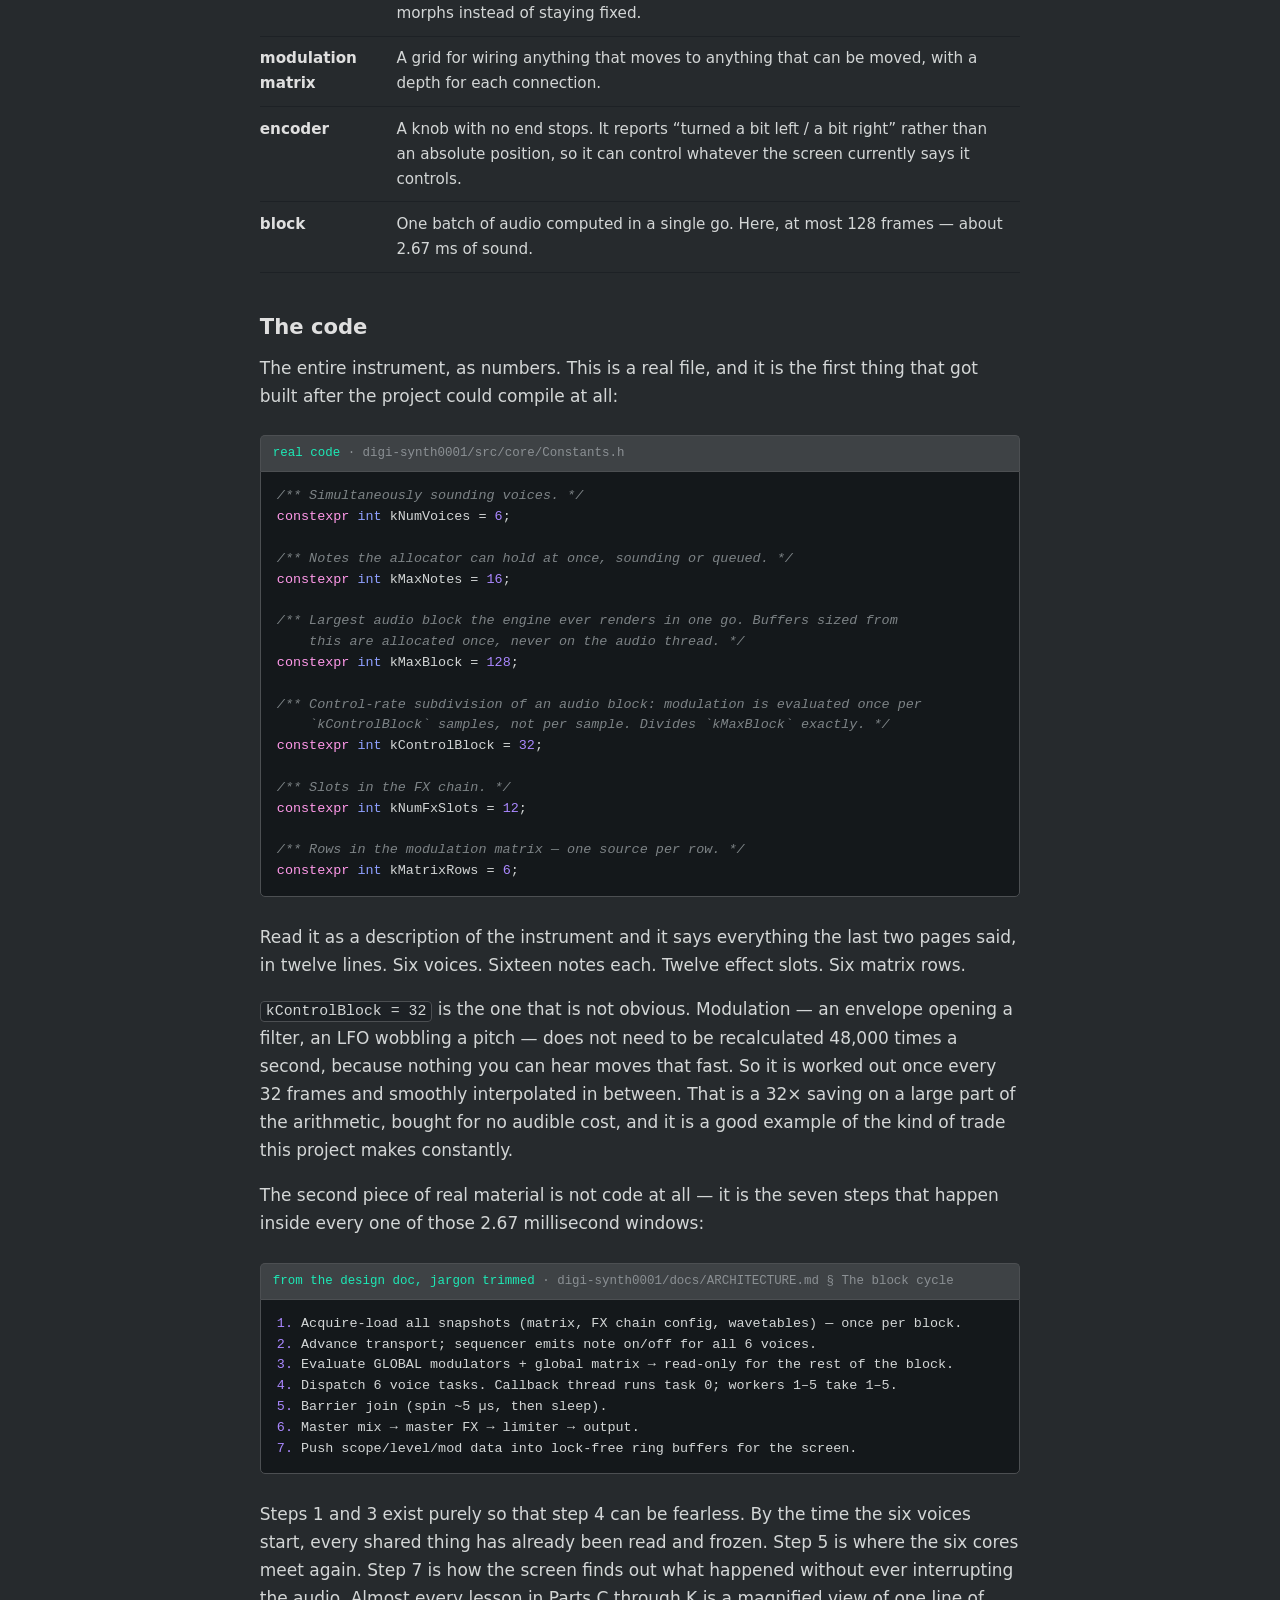
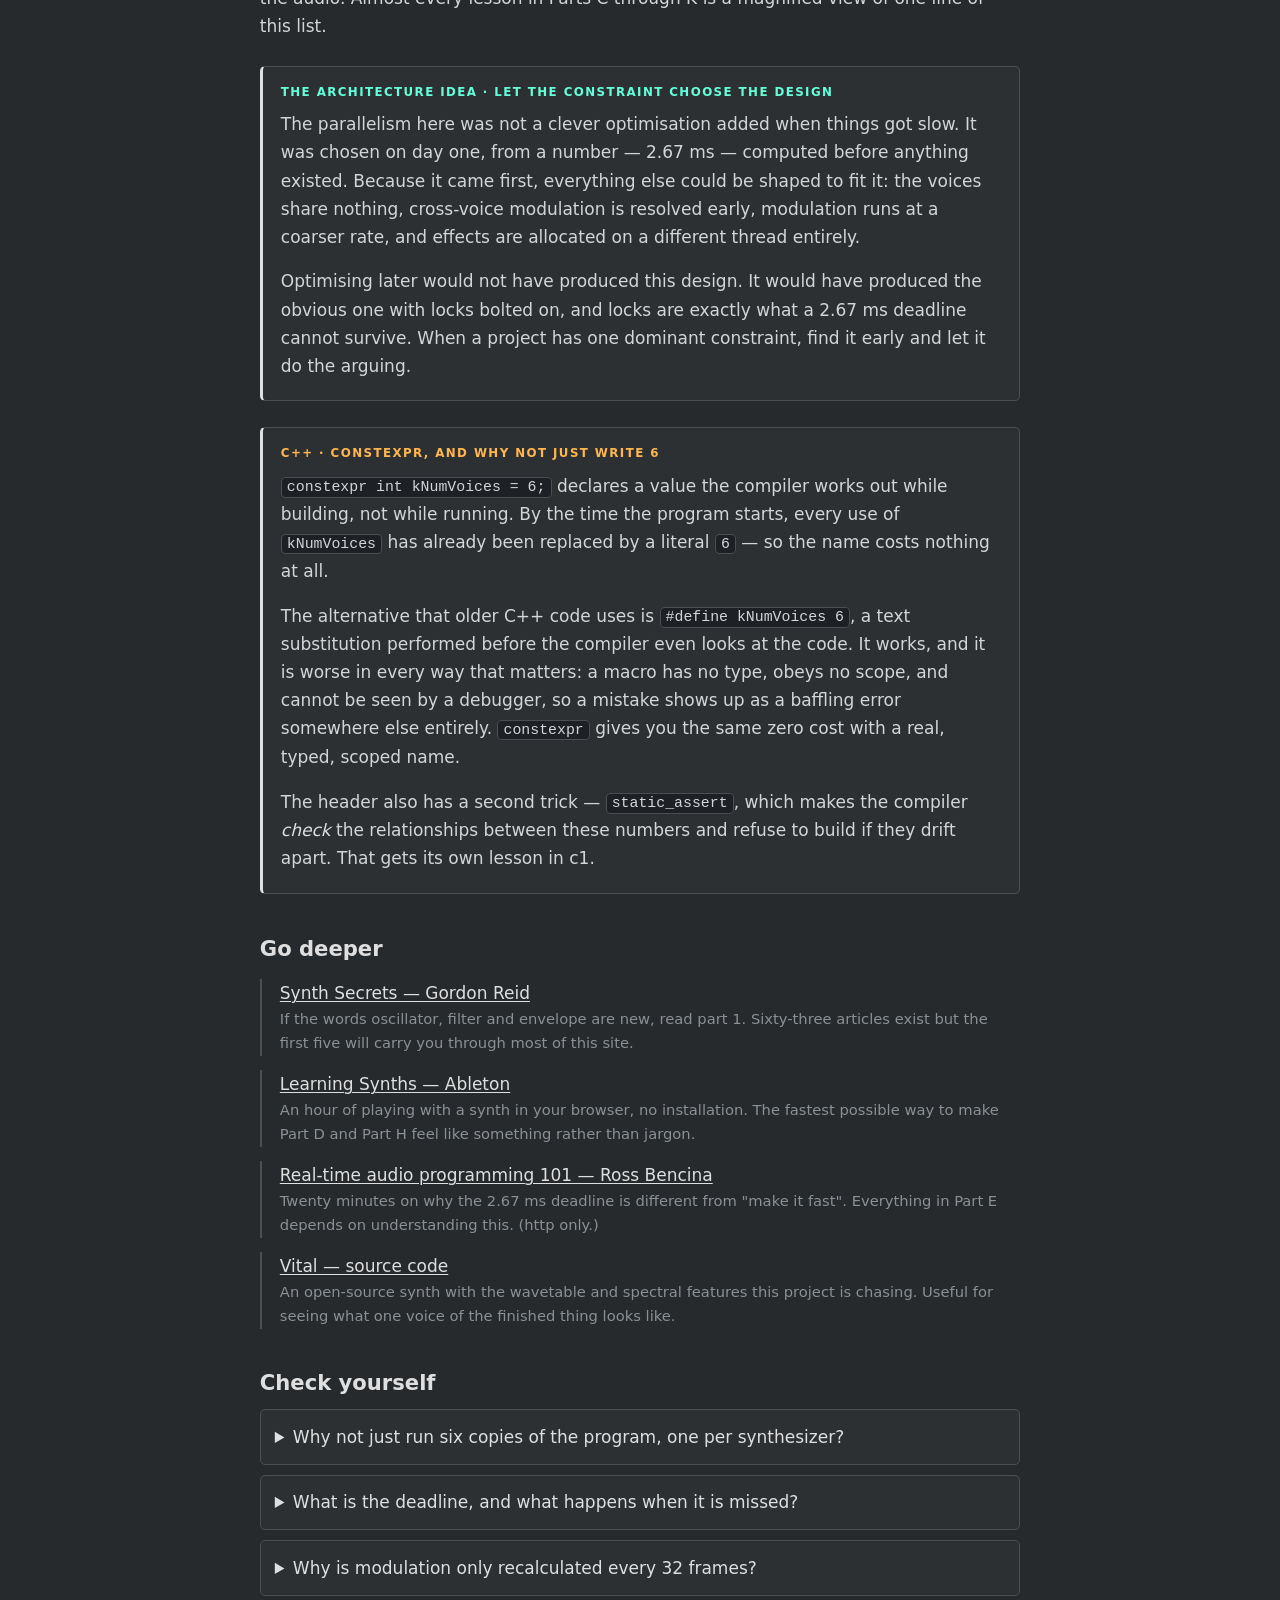
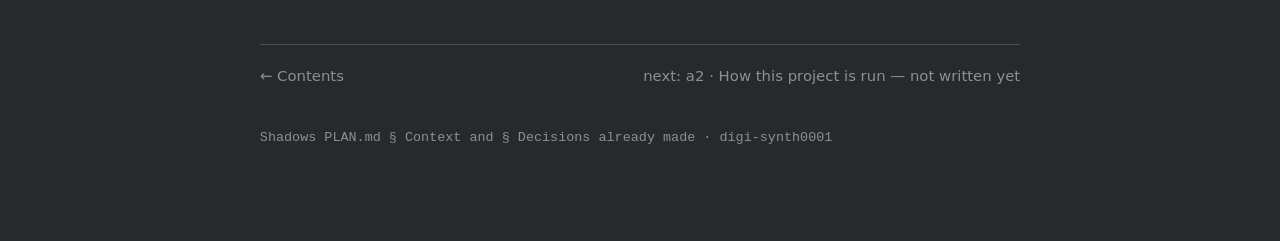
<file: lessons/a1-what-were-building.html>
<!doctype html>
<html lang="en">
<head>
<meta charset="utf-8">
<meta name="viewport" content="width=device-width, initial-scale=1">
<title>What we are actually building — learning digisynth</title>
<link rel="stylesheet" href="../assets/site.css">
</head>
<body class="p-a">

<header class="topbar">
  <div class="wrap">
    <a class="brand" href="../index.html">learning <span>digisynth</span></a>
    <nav>
      <a href="../index.html">Contents</a>
      <a href="../glossary.html">Glossary</a>
      <a href="../further-reading.html">Further reading</a>
      <a href="../about.html">About</a>
    </nav>
  </div>
</header>

<main class="wrap">

  <div class="lesson-head">
    <p class="part">Part A · Orientation</p>
    <h1>What we are actually building</h1>
    <p class="steps">
      <span class="badge status-built">Built</span>
      &nbsp; PLAN · Context, Decisions already made
    </p>
  </div>

  <div class="plain">
    <span class="label">In one sentence</span>
    <p>One program that is six complete synthesizers running at the same time, played by a rhythm
       generator built into it, controlled by twelve knobs that spin forever, and drawn on a tablet
       screwed to the desk.</p>
  </div>

  <h2>Why it exists</h2>

  <p>
    There is no shortage of software synthesizers. You can buy one for the price of a pizza, load it
    into a music program, and stack five more on top. So the first honest question about this project
    is why it should exist at all.
  </p>

  <p>
    The answer is in one line of the plan: <em>“as many effect combinations and control as
    desired.”</em> That is not a feature request, it is a complaint. Stacking six software synths
    inside a host program means six windows, one mouse, and a machine that starts stuttering long
    before you have finished patching. Everything is a menu. Nothing is a knob. And the moment you
    want voice three to modulate voice five, you discover that the plugin format never really
    intended those two things to know about each other.
  </p>

  <p>
    So this is not a plugin. It is an <em>instrument</em>: a single program that owns the whole
    machine, presents itself on a dedicated screen, and is played with your hands rather than a
    pointer. That decision is the reason for almost every strange choice in the rest of this site.
  </p>

  <h2>The shape of the thing</h2>

  <p>
    Start with the word that will confuse you first.
    In most synthesizers a <a class="jargon" href="../glossary.html#voice">voice</a> means one
    sounding note — “16-voice polyphony” means sixteen notes at once. In this project a voice means
    one of six <em>complete, independent synthesizers</em>, each of which is itself
    <a class="jargon" href="../glossary.html#polyphony">polyphonic</a> and handles up to sixteen
    notes of its own. Six voices, sixteen notes each. This site says <strong>voice</strong> for the
    big thing and <strong>note</strong> for the small thing, always.
  </p>

  <p>Inside one of those six voices there is:</p>

  <ul>
    <li>three wavetable <a class="jargon" href="../glossary.html#oscillator">oscillators</a> and a
      sampler — the parts that actually make a tone;</li>
    <li>two <a class="jargon" href="../glossary.html#filter">filters</a> — the parts that make it
      dull, bright, or vocal;</li>
    <li>eighteen things that move by themselves: six envelopes, eight LFOs, four random generators —
      plus four macro knobs;</li>
    <li>twelve <a class="jargon" href="../glossary.html#fx">effect</a> slots, reorderable, where any
      of the eleven effect types can go in any slot;</li>
    <li>a six-row <a class="jargon" href="../glossary.html#mod-matrix">modulation matrix</a> for
      wiring any of those movers to any of the several hundred controls.</li>
  </ul>

  <p>
    Then there is a seventh section that is not a synthesizer at all. It holds the
    <a class="jargon" href="../glossary.html#sequencer">sequencer</a> — the thing that plays notes,
    six independent rhythm tracks, one per voice — and a second modulation matrix whose reach crosses
    voice boundaries, so an envelope in voice one can open a filter in voice four.
  </p>

  <p>
    There is no keyboard input. None. The sequencer is the only source of notes, and that was decided
    deliberately rather than deferred. Nor are there presets: the plan explicitly puts them out of
    scope, and only asks that the state stay simple enough to save later if that changes.
  </p>

  <figure class="diagram">
    <svg viewBox="0 0 680 356" xmlns="http://www.w3.org/2000/svg" role="img" aria-labelledby="shapeTitle shapeDesc">
      <title id="shapeTitle">The shape of the instrument</title>
      <desc id="shapeDesc">A step sequencer at the top feeds six identical voice columns. Each column
        contains three oscillators plus a sampler, two filters, twelve effect slots and a six-row
        modulation matrix. All six columns feed a master mix at the bottom.</desc>

      <defs>
        <marker id="arw" viewBox="0 0 8 8" refX="7" refY="4" markerWidth="6" markerHeight="6" orient="auto">
          <path d="M0 0 L8 4 L0 8 z" fill="#8b9094"/>
        </marker>
      </defs>

      <rect x="20" y="14" width="640" height="34" rx="5" fill="#2c3033" stroke="#fff6e1" stroke-width="1.5"/>
      <text x="340" y="36" fill="#fff6e1" font-size="13" text-anchor="middle" font-family="monospace">
        section 7 · step sequencer — 6 Euclidean tracks + cross-voice matrix
      </text>

      <g stroke="#8b9094" stroke-width="1.4" marker-end="url(#arw)">
        <line x1="70"  y1="48" x2="70"  y2="70"/>
        <line x1="178" y1="48" x2="178" y2="70"/>
        <line x1="286" y1="48" x2="286" y2="70"/>
        <line x1="394" y1="48" x2="394" y2="70"/>
        <line x1="502" y1="48" x2="502" y2="70"/>
        <line x1="610" y1="48" x2="610" y2="70"/>
      </g>

      <g font-family="monospace" font-size="10" text-anchor="middle">
        <!-- voice 1 -->
        <rect x="20" y="72" width="100" height="200" rx="5" fill="#2c3033" stroke="#4c4f52"/>
        <text x="70" y="90" fill="#dfdfdf" font-size="12">VOICE 1</text>
        <rect x="28" y="98"  width="84" height="26" rx="3" fill="#1d2125" stroke="#aa88ff"/>
        <text x="70" y="115" fill="#aa88ff">3 osc + smp</text>
        <rect x="28" y="130" width="84" height="26" rx="3" fill="#1d2125" stroke="#ffb74d"/>
        <text x="70" y="147" fill="#ffb74d">2 filters</text>
        <rect x="28" y="162" width="84" height="26" rx="3" fill="#1d2125" stroke="#ff5252"/>
        <text x="70" y="179" fill="#ff5252">12 fx slots</text>
        <rect x="28" y="194" width="84" height="26" rx="3" fill="#1d2125" stroke="#1de9b6"/>
        <text x="70" y="211" fill="#1de9b6">6-row matrix</text>
        <text x="70" y="242" fill="#8b9094">16 notes</text>
        <text x="70" y="256" fill="#8b9094">core 1</text>

        <!-- voices 2..6, drawn compactly -->
        <g>
          <rect x="128" y="72" width="100" height="200" rx="5" fill="#2c3033" stroke="#4c4f52"/>
          <text x="178" y="90" fill="#dfdfdf" font-size="12">VOICE 2</text>
          <rect x="136" y="98"  width="84" height="26" rx="3" fill="#1d2125" stroke="#aa88ff"/>
          <rect x="136" y="130" width="84" height="26" rx="3" fill="#1d2125" stroke="#ffb74d"/>
          <rect x="136" y="162" width="84" height="26" rx="3" fill="#1d2125" stroke="#ff5252"/>
          <rect x="136" y="194" width="84" height="26" rx="3" fill="#1d2125" stroke="#1de9b6"/>
          <text x="178" y="256" fill="#8b9094">core 2</text>
        </g>
        <g>
          <rect x="236" y="72" width="100" height="200" rx="5" fill="#2c3033" stroke="#4c4f52"/>
          <text x="286" y="90" fill="#dfdfdf" font-size="12">VOICE 3</text>
          <rect x="244" y="98"  width="84" height="26" rx="3" fill="#1d2125" stroke="#aa88ff"/>
          <rect x="244" y="130" width="84" height="26" rx="3" fill="#1d2125" stroke="#ffb74d"/>
          <rect x="244" y="162" width="84" height="26" rx="3" fill="#1d2125" stroke="#ff5252"/>
          <rect x="244" y="194" width="84" height="26" rx="3" fill="#1d2125" stroke="#1de9b6"/>
          <text x="286" y="256" fill="#8b9094">core 3</text>
        </g>
        <g>
          <rect x="344" y="72" width="100" height="200" rx="5" fill="#2c3033" stroke="#4c4f52"/>
          <text x="394" y="90" fill="#dfdfdf" font-size="12">VOICE 4</text>
          <rect x="352" y="98"  width="84" height="26" rx="3" fill="#1d2125" stroke="#aa88ff"/>
          <rect x="352" y="130" width="84" height="26" rx="3" fill="#1d2125" stroke="#ffb74d"/>
          <rect x="352" y="162" width="84" height="26" rx="3" fill="#1d2125" stroke="#ff5252"/>
          <rect x="352" y="194" width="84" height="26" rx="3" fill="#1d2125" stroke="#1de9b6"/>
          <text x="394" y="256" fill="#8b9094">core 4</text>
        </g>
        <g>
          <rect x="452" y="72" width="100" height="200" rx="5" fill="#2c3033" stroke="#4c4f52"/>
          <text x="502" y="90" fill="#dfdfdf" font-size="12">VOICE 5</text>
          <rect x="460" y="98"  width="84" height="26" rx="3" fill="#1d2125" stroke="#aa88ff"/>
          <rect x="460" y="130" width="84" height="26" rx="3" fill="#1d2125" stroke="#ffb74d"/>
          <rect x="460" y="162" width="84" height="26" rx="3" fill="#1d2125" stroke="#ff5252"/>
          <rect x="460" y="194" width="84" height="26" rx="3" fill="#1d2125" stroke="#1de9b6"/>
          <text x="502" y="256" fill="#8b9094">core 5</text>
        </g>
        <g>
          <rect x="560" y="72" width="100" height="200" rx="5" fill="#2c3033" stroke="#4c4f52"/>
          <text x="610" y="90" fill="#dfdfdf" font-size="12">VOICE 6</text>
          <rect x="568" y="98"  width="84" height="26" rx="3" fill="#1d2125" stroke="#aa88ff"/>
          <rect x="568" y="130" width="84" height="26" rx="3" fill="#1d2125" stroke="#ffb74d"/>
          <rect x="568" y="162" width="84" height="26" rx="3" fill="#1d2125" stroke="#ff5252"/>
          <rect x="568" y="194" width="84" height="26" rx="3" fill="#1d2125" stroke="#1de9b6"/>
          <text x="610" y="256" fill="#8b9094">core 6</text>
        </g>
      </g>

      <g stroke="#8b9094" stroke-width="1.4" marker-end="url(#arw)">
        <line x1="70"  y1="272" x2="70"  y2="300"/>
        <line x1="178" y1="272" x2="178" y2="300"/>
        <line x1="286" y1="272" x2="286" y2="300"/>
        <line x1="394" y1="272" x2="394" y2="300"/>
        <line x1="502" y1="272" x2="502" y2="300"/>
        <line x1="610" y1="272" x2="610" y2="300"/>
      </g>

      <rect x="20" y="302" width="640" height="34" rx="5" fill="#2c3033" stroke="#8fa0ff" stroke-width="1.5"/>
      <text x="340" y="324" fill="#8fa0ff" font-size="13" text-anchor="middle" font-family="monospace">
        master mix → master FX → limiter → sound card
      </text>
    </svg>
    <figcaption>
      The thing to notice is how <em>boring</em> the middle of this picture is. Six identical columns
      that share nothing while they run is not a coincidence — it is the whole design, and the next
      section explains why.
    </figcaption>
  </figure>

  <h2>The number that decided everything</h2>

  <p>
    Sound leaves a computer in batches. The sound card asks for the next
    <a class="jargon" href="../glossary.html#block">block</a> of audio, you fill it, it asks again.
    This project renders at most 128 <a class="jargon" href="../glossary.html#frame">frames</a> per
    block at a <a class="jargon" href="../glossary.html#sample-rate">sample rate</a> of 48,000 frames
    per second. Divide one by the other and you get the only deadline that matters:
  </p>

  <p style="text-align:center; font-family:var(--mono); font-size:1.1rem; color:var(--head)">
    128 ÷ 48,000 = <strong>2.67 milliseconds</strong>, 375 times every second
  </p>

  <p>
    In 2.67 milliseconds, six synthesizers must each render up to sixteen notes through three
    oscillators, two filters, twelve effects and a modulation matrix — and then all of it has to be
    mixed and handed back. Miss the deadline once and you do not get a slightly late result, you get
    an audible click. This is what
    <a class="jargon" href="../glossary.html#real-time">real-time</a> means: not <em>fast</em>, but
    <em>on time</em>, every single time, forever.
  </p>

  <p>
    That budget was computed before a line of code was written, and it picked the architecture by
    itself. Two ideas fall straight out of it:
  </p>

  <ul>
    <li><strong>Spread the six voices across six CPU cores.</strong> The target machine has six fast
      cores. There are six voices. Each gets one, and because they share nothing while they run, they
      never have to wait for each other.</li>
    <li><strong>Compute eight notes at a time within a voice.</strong> Modern processors have
      instructions that do the same arithmetic to eight numbers simultaneously — see
      <a class="jargon" href="../glossary.html#simd">SIMD</a>. Put one note in each
      <a class="jargon" href="../glossary.html#lane">lane</a> and sixteen notes cost two operations
      instead of sixteen. Part C is entirely about making that work.</li>
  </ul>

  <p>
    Cross-voice modulation would normally ruin the first idea, because voice four would have to ask
    voice one what it is doing. The plan sidesteps it: all cross-voice values are worked out
    <em>before</em> the six voices start, and are read-only for the rest of the block. The voices
    stay independent, and no locking is needed anywhere.
  </p>

  <table class="vocab">
    <tr><th>Word</th><th>What it actually means</th></tr>
    <tr><td>voice</td><td>Here, one of six whole synthesizers. Elsewhere in the world, one sounding note. Watch out for this one.</td></tr>
    <tr><td>polyphonic</td><td>Able to play more than one note at once. Each voice here handles sixteen.</td></tr>
    <tr><td>oscillator</td><td>The part that vibrates — where the tone is born. Everything else shapes it.</td></tr>
    <tr><td>wavetable</td><td>A stored set of waveform shapes an oscillator can sweep between, so the tone morphs instead of staying fixed.</td></tr>
    <tr><td>modulation matrix</td><td>A grid for wiring anything that moves to anything that can be moved, with a depth for each connection.</td></tr>
    <tr><td>encoder</td><td>A knob with no end stops. It reports “turned a bit left / a bit right” rather than an absolute position, so it can control whatever the screen currently says it controls.</td></tr>
    <tr><td>block</td><td>One batch of audio computed in a single go. Here, at most 128 frames — about 2.67 ms of sound.</td></tr>
  </table>

  <h2>The code</h2>

  <p>
    The entire instrument, as numbers. This is a real file, and it is the first thing that got built
    after the project could compile at all:
  </p>

  <figure class="snippet">
    <figcaption><span class="real">real code</span> · digi-synth0001/src/core/Constants.h</figcaption>
<pre><code><span class="c">/** Simultaneously sounding voices. */</span>
<span class="k">constexpr</span> <span class="t">int</span> kNumVoices = <span class="n">6</span>;

<span class="c">/** Notes the allocator can hold at once, sounding or queued. */</span>
<span class="k">constexpr</span> <span class="t">int</span> kMaxNotes = <span class="n">16</span>;

<span class="c">/** Largest audio block the engine ever renders in one go. Buffers sized from
    this are allocated once, never on the audio thread. */</span>
<span class="k">constexpr</span> <span class="t">int</span> kMaxBlock = <span class="n">128</span>;

<span class="c">/** Control-rate subdivision of an audio block: modulation is evaluated once per
    `kControlBlock` samples, not per sample. Divides `kMaxBlock` exactly. */</span>
<span class="k">constexpr</span> <span class="t">int</span> kControlBlock = <span class="n">32</span>;

<span class="c">/** Slots in the FX chain. */</span>
<span class="k">constexpr</span> <span class="t">int</span> kNumFxSlots = <span class="n">12</span>;

<span class="c">/** Rows in the modulation matrix — one source per row. */</span>
<span class="k">constexpr</span> <span class="t">int</span> kMatrixRows = <span class="n">6</span>;
</code></pre>
  </figure>

  <p>
    Read it as a description of the instrument and it says everything the last two pages said, in
    twelve lines. Six voices. Sixteen notes each. Twelve effect slots. Six matrix rows.
  </p>

  <p>
    <code>kControlBlock = 32</code> is the one that is not obvious. Modulation — an envelope opening a
    filter, an LFO wobbling a pitch — does not need to be recalculated 48,000 times a second, because
    nothing you can hear moves that fast. So it is worked out once every 32 frames and smoothly
    interpolated in between. That is a 32× saving on a large part of the arithmetic, bought for no
    audible cost, and it is a good example of the kind of trade this project makes constantly.
  </p>

  <p>
    The second piece of real material is not code at all — it is the seven steps that happen inside
    every one of those 2.67 millisecond windows:
  </p>

  <figure class="snippet">
    <figcaption><span class="real">from the design doc, jargon trimmed</span> · digi-synth0001/docs/ARCHITECTURE.md § The block cycle</figcaption>
<pre><code><span class="n">1.</span> Acquire-load all snapshots (matrix, FX chain config, wavetables) — once per block.
<span class="n">2.</span> Advance transport; sequencer emits note on/off for all 6 voices.
<span class="n">3.</span> Evaluate GLOBAL modulators + global matrix → read-only for the rest of the block.
<span class="n">4.</span> Dispatch 6 voice tasks. Callback thread runs task 0; workers 1–5 take 1–5.
<span class="n">5.</span> Barrier join (spin ~5 µs, then sleep).
<span class="n">6.</span> Master mix → master FX → limiter → output.
<span class="n">7.</span> Push scope/level/mod data into lock-free ring buffers for the screen.
</code></pre>
  </figure>

  <p>
    Steps 1 and 3 exist purely so that step 4 can be fearless. By the time the six voices start, every
    shared thing has already been read and frozen. Step 5 is where the six cores meet again. Step 7 is
    how the screen finds out what happened without ever interrupting the audio. Almost every lesson in
    Parts C through K is a magnified view of one line of this list.
  </p>

  <div class="arch-note">
    <span class="label">The architecture idea · let the constraint choose the design</span>
    <p>
      The parallelism here was not a clever optimisation added when things got slow. It was chosen on
      day one, from a number — 2.67 ms — computed before anything existed. Because it came first,
      everything else could be shaped to fit it: the voices share nothing, cross-voice modulation is
      resolved early, modulation runs at a coarser rate, and effects are allocated on a different
      thread entirely.
    </p>
    <p>
      Optimising later would not have produced this design. It would have produced the obvious one
      with locks bolted on, and locks are exactly what a 2.67 ms deadline cannot survive. When a
      project has one dominant constraint, find it early and let it do the arguing.
    </p>
  </div>

  <div class="cpp-note">
    <span class="label">C++ · constexpr, and why not just write 6</span>
    <p>
      <code>constexpr int kNumVoices = 6;</code> declares a value the compiler works out while
      building, not while running. By the time the program starts, every use of
      <code>kNumVoices</code> has already been replaced by a literal <code>6</code> — so the name
      costs nothing at all.
    </p>
    <p>
      The alternative that older C++ code uses is <code>#define kNumVoices 6</code>, a text
      substitution performed before the compiler even looks at the code. It works, and it is worse in
      every way that matters: a macro has no type, obeys no scope, and cannot be seen by a debugger,
      so a mistake shows up as a baffling error somewhere else entirely. <code>constexpr</code> gives
      you the same zero cost with a real, typed, scoped name.
    </p>
    <p>
      The header also has a second trick — <code>static_assert</code>, which makes the compiler
      <em>check</em> the relationships between these numbers and refuse to build if they drift apart.
      That gets its own lesson in c1.
    </p>
  </div>

  <h2>Go deeper</h2>
  <ul class="deeper">
    <li><a href="https://www.soundonsound.com/series/synth-secrets-sound-sound">Synth Secrets — Gordon Reid</a>
      <span class="why">If the words oscillator, filter and envelope are new, read part 1. Sixty-three
      articles exist but the first five will carry you through most of this site.</span></li>
    <li><a href="https://learningsynths.ableton.com/">Learning Synths — Ableton</a>
      <span class="why">An hour of playing with a synth in your browser, no installation. The fastest
      possible way to make Part D and Part H feel like something rather than jargon.</span></li>
    <li><a href="http://www.rossbencina.com/code/real-time-audio-programming-101-time-waits-for-nothing">Real-time audio programming 101 — Ross Bencina</a>
      <span class="why">Twenty minutes on why the 2.67 ms deadline is different from "make it fast".
      Everything in Part E depends on understanding this. (http only.)</span></li>
    <li><a href="https://github.com/mtytel/vital">Vital — source code</a>
      <span class="why">An open-source synth with the wavetable and spectral features this project is
      chasing. Useful for seeing what one voice of the finished thing looks like.</span></li>
  </ul>

  <h2>Check yourself</h2>
  <div class="check">
    <details>
      <summary>Why not just run six copies of the program, one per synthesizer?</summary>
      <p>Three reasons. They would each want the sound card. Their sequencers would drift apart,
        because nothing would keep them sample-accurate with each other. And the cross-voice
        modulation matrix — voice one's envelope opening voice four's filter — has no way to exist
        across process boundaries. One process, six cores, shared clock.</p>
    </details>
    <details>
      <summary>What is the deadline, and what happens when it is missed?</summary>
      <p>2.67 milliseconds, 375 times a second: 128 frames at 48 kHz. Miss it and the sound card has
        nothing to play, which you hear as a click or a stutter — an
        <a href="../glossary.html#xrun">xrun</a>. A late answer is a wrong answer.</p>
    </details>
    <details>
      <summary>Why is modulation only recalculated every 32 frames?</summary>
      <p>Because nothing audible moves that fast. An envelope or LFO recalculated 1,500 times a
        second and smoothly interpolated in between is indistinguishable from one recalculated 48,000
        times, and costs a thirty-second as much. The saved budget goes into effects and notes
        instead.</p>
    </details>
  </div>

  <nav class="pager">
    <a href="../index.html">&larr; Contents</a>
    <span style="color:var(--muted)">next: a2 · How this project is run — not written yet</span>
  </nav>

  <footer class="plan-link">
    Shadows PLAN.md § Context and § Decisions already made · digi-synth0001
  </footer>

</main>
</body>
</html>
</file>
<file: assets/site.css>
/* learning-digisynth — the whole design system.
   Colours are the Vital palette recorded in digi-synth0001/docs/ARCHITECTURE.md
   § Vital colour map, so the site looks like the instrument it describes.
   Dark theme only, deliberately: every colour is painted explicitly. */

:root {
  /* surfaces */
  --bg:        #262a2d;
  --card:      #2c3033;
  --deep:      #1d2125;
  --deeper:    #14181b;
  --rule:      #4c4f52;
  --heading-bg:#3e4245;

  /* text */
  --text:      #d3d6d6;
  --head:      #dfdfdf;
  --muted:     #8b9094;

  /* the accent of the current part — every .p-* class below overrides this */
  --accent:    #dfdfdf;

  --sans: system-ui, -apple-system, "Segoe UI", Roboto, Helvetica, Arial, sans-serif;
  --mono: ui-monospace, "Cascadia Mono", Consolas, "SF Mono", Menlo, monospace;

  --col: 74ch;
}

/* Part accents. Put the class on <body> (a lesson) or on a .part (the index). */
.p-a { --accent:#dfdfdf; }  /* Orientation             */
.p-b { --accent:#8fa0ff; }  /* Phase 0   skeleton      */
.p-c { --accent:#40c4ff; }  /* Phase 1   primitives    */
.p-d { --accent:#1de9b6; }  /* Phase 2   parameters    */
.p-e { --accent:#64ffda; }  /* Phase 3   engine        */
.p-f { --accent:#ffd740; }  /* Phase 4   notes         */
.p-g { --accent:#aa88ff; }  /* Phase 5   oscillators   */
.p-h { --accent:#ffb74d; }  /* Phase 6   filters       */
.p-i { --accent:#ff5252; }  /* Phase 7   effects       */
.p-j { --accent:#ff99e9; }  /* Phase 8   matrix        */
.p-k { --accent:#fff6e1; }  /* Phase 9   sequencer     */
.p-l { --accent:#ff8180; }  /* Phase 10-12 interface   */
.p-m { --accent:#d3d6d6; }  /* Phase 13  shipping      */

/* ---------- base ---------- */

* { box-sizing: border-box; }

html { -webkit-text-size-adjust: 100%; }

body {
  margin: 0;
  background: var(--bg);
  color: var(--text);
  font-family: var(--sans);
  font-size: 17px;
  line-height: 1.65;
}

.wrap {
  max-width: var(--col);
  margin: 0 auto;
  padding: 0 20px 96px;
}

a { color: var(--accent); text-decoration-thickness: 1px; text-underline-offset: 2px; }
a:hover { text-decoration-thickness: 2px; }

h1, h2, h3 { color: var(--head); line-height: 1.25; font-weight: 600; }
h1 { font-size: 2.05rem; margin: 0 0 .4rem; letter-spacing: -.01em; }
h2 { font-size: 1.32rem; margin: 2.6rem 0 .8rem; }
h3 { font-size: 1.06rem; margin: 1.8rem 0 .5rem; }

p { margin: 0 0 1.05rem; }
ul, ol { padding-left: 1.3rem; }
li { margin: .35rem 0; }
hr { border: 0; border-top: 1px solid var(--rule); margin: 2.5rem 0; }
strong { color: var(--head); }
em { color: var(--head); font-style: italic; }

code {
  font-family: var(--mono);
  font-size: .875em;
  background: var(--deep);
  border: 1px solid var(--rule);
  border-radius: 4px;
  padding: .08em .34em;
}

/* ---------- top bar ---------- */

.topbar {
  border-bottom: 1px solid var(--rule);
  background: var(--deep);
  margin-bottom: 2.2rem;
}
.topbar .wrap {
  padding-top: 14px; padding-bottom: 14px;
  display: flex; flex-wrap: wrap; gap: 8px 22px; align-items: baseline;
}
.topbar .brand { font-weight: 600; color: var(--head); text-decoration: none; letter-spacing: .01em; }
.topbar .brand span { color: var(--muted); font-weight: 400; }
.topbar nav { margin-left: auto; display: flex; gap: 18px; font-size: .92rem; }
.topbar nav a { color: var(--muted); text-decoration: none; }
.topbar nav a:hover, .topbar nav a[aria-current] { color: var(--head); }

/* ---------- lesson header ---------- */

.lesson-head {
  border-left: 3px solid var(--accent);
  padding-left: 18px;
  margin: 0 0 2.2rem;
}
.lesson-head .part {
  font-size: .78rem; text-transform: uppercase; letter-spacing: .12em;
  color: var(--accent); margin: 0 0 .5rem; font-weight: 600;
}
.lesson-head .steps {
  color: var(--muted); font-size: .88rem; margin: .5rem 0 0; font-family: var(--mono);
}

.badge {
  display: inline-block; font-size: .72rem; letter-spacing: .08em; text-transform: uppercase;
  border-radius: 3px; padding: .18em .5em; vertical-align: .18em; font-weight: 600;
  border: 1px solid currentColor;
}
.status-built   { color: #1de9b6; }
.status-planned { color: var(--muted); }

/* ---------- callout blocks ---------- */

.plain, .arch-note, .cpp-note {
  background: var(--card);
  border: 1px solid var(--rule);
  border-left: 3px solid var(--accent);
  border-radius: 5px;
  padding: 16px 18px 4px;
  margin: 1.6rem 0;
}
.plain { font-size: 1.08rem; }

.label {
  display: block; font-size: .74rem; text-transform: uppercase; letter-spacing: .12em;
  color: var(--muted); font-weight: 600; margin-bottom: .5rem;
}
.arch-note .label { color: #64ffda; }
.cpp-note  .label { color: #ffb74d; }

/* ---------- vocabulary table ---------- */

.vocab { width: 100%; border-collapse: collapse; margin: 1.4rem 0; font-size: .95rem; }
.vocab th {
  text-align: left; color: var(--muted); font-weight: 600; font-size: .78rem;
  text-transform: uppercase; letter-spacing: .1em; padding: 0 12px .5rem 0;
  border-bottom: 1px solid var(--rule);
}
.vocab td { padding: .6rem 12px .6rem 0; border-bottom: 1px solid var(--deep); vertical-align: top; }
.vocab td:first-child { color: var(--head); font-weight: 600; }

/* ---------- jargon → glossary ---------- */

.jargon {
  color: inherit;
  text-decoration: none;
  border-bottom: 1px dotted var(--accent);
}
.jargon:hover { color: var(--accent); border-bottom-style: solid; }

/* ---------- code ---------- */

.snippet { margin: 1.6rem 0; }
.snippet figcaption {
  font-family: var(--mono); font-size: .78rem; color: var(--muted);
  background: var(--heading-bg); border: 1px solid var(--rule); border-bottom: 0;
  border-radius: 5px 5px 0 0; padding: .45rem 12px;
}
.snippet figcaption .real   { color: #1de9b6; }
.snippet figcaption .notyet { color: #ffb74d; }
.snippet figcaption + pre { margin-top: 0; border-radius: 0 0 5px 5px; }

pre {
  background: var(--deeper);
  border: 1px solid var(--rule);
  border-radius: 5px;
  padding: 14px 16px;
  overflow-x: auto;
  font-size: .84rem;
  line-height: 1.55;
  margin: 1.4rem 0;
}
pre code { background: none; border: 0; padding: 0; font-size: inherit; }

/* hand-marked highlighting — no library, seven rules */
.k { color: #ff99e9; }                      /* keyword           */
.t { color: #8fa0ff; }                      /* type / class name */
.c { color: #7d8386; font-style: italic; }  /* comment           */
.s { color: #ffd740; }                      /* string            */
.f { color: #64ffda; }                      /* function name     */
.n { color: #aa88ff; }                      /* number            */
.pp { color: var(--muted); }                /* preprocessor      */

/* ---------- diagrams ---------- */

figure.diagram { margin: 2rem 0; }
figure.diagram svg { max-width: 100%; height: auto; display: block; margin: 0 auto; }
figure.diagram figcaption { color: var(--muted); font-size: .86rem; margin-top: .7rem; }

/* ---------- further reading ---------- */

.deeper { list-style: none; padding: 0; }
.deeper li { margin: .9rem 0; padding-left: 18px; border-left: 2px solid var(--rule); }
.deeper li:hover { border-left-color: var(--accent); }
.deeper .why { display: block; color: var(--muted); font-size: .92rem; }

/* ---------- check yourself ---------- */

.check details {
  background: var(--card); border: 1px solid var(--rule); border-radius: 5px;
  padding: .8rem 14px; margin: .6rem 0;
}
.check summary { cursor: pointer; color: var(--head); font-weight: 500; }
.check details[open] summary {
  margin-bottom: .7rem; border-bottom: 1px solid var(--rule); padding-bottom: .6rem;
}
.check p { margin: 0; font-size: .96rem; }

/* ---------- pager ---------- */

.pager {
  display: flex; gap: 14px; justify-content: space-between; align-items: center;
  border-top: 1px solid var(--rule); margin-top: 3rem; padding-top: 1.2rem; font-size: .93rem;
}
.pager a { text-decoration: none; color: var(--muted); }
.pager a:hover { color: var(--accent); }

footer.plan-link {
  margin-top: 2.4rem; color: var(--muted); font-size: .84rem; font-family: var(--mono);
}

/* ---------- index page ---------- */

.intro { font-size: 1.1rem; }

.part { margin: 2.6rem 0 0; }
.part > h2 {
  border-left: 3px solid var(--accent); padding-left: 14px; margin-bottom: .3rem;
  display: flex; flex-wrap: wrap; gap: 10px; align-items: baseline;
}
.part > h2 .phase {
  font-size: .74rem; letter-spacing: .1em; text-transform: uppercase;
  color: var(--muted); font-weight: 500; font-family: var(--mono);
}
.part > p.gist { padding-left: 17px; color: var(--muted); margin: 0 0 .8rem; font-size: .95rem; }

ol.lessons { list-style: none; padding: 0 0 0 17px; margin: 0; }
ol.lessons > li {
  margin: 0; padding: .55rem 0;
  border-top: 1px solid var(--deep);
  display: grid; grid-template-columns: 3.2rem 1fr; gap: 3px 10px; align-items: baseline;
}
ol.lessons > li:last-child { border-bottom: 1px solid var(--deep); }
ol.lessons .id { font-family: var(--mono); font-size: .82rem; color: var(--accent); }
ol.lessons .title { color: var(--head); font-weight: 500; }
ol.lessons a.title { text-decoration: none; }
ol.lessons a.title:hover { text-decoration: underline; }
ol.lessons .todo .title { color: var(--muted); font-weight: 400; }
ol.lessons .gist { grid-column: 2; color: var(--muted); font-size: .9rem; margin: 0; }
ol.lessons .covers {
  grid-column: 2; font-family: var(--mono); font-size: .76rem; color: #5f6467; margin: .15rem 0 0;
}

/* ---------- glossary ---------- */

.gloss { margin: 0; }
.gloss dt {
  color: var(--head); font-weight: 600; margin-top: 1.5rem; scroll-margin-top: 20px;
  border-left: 3px solid var(--accent); padding-left: 12px;
}
.gloss dd { margin: .35rem 0 0 15px; }
.gloss dd .seen { display: block; color: var(--muted); font-size: .86rem; margin-top: .25rem; }
.alphabet { font-family: var(--mono); color: var(--muted); word-spacing: .4em; margin: 1.5rem 0 2.5rem; }
.alphabet a { text-decoration: none; }

/* ---------- small screens ---------- */

@media (max-width: 620px) {
  body { font-size: 16px; }
  h1 { font-size: 1.6rem; }
  .wrap { padding: 0 14px 64px; }
  .topbar nav { margin-left: 0; width: 100%; }
  ol.lessons > li { grid-template-columns: 2.6rem 1fr; }
}
</file>
